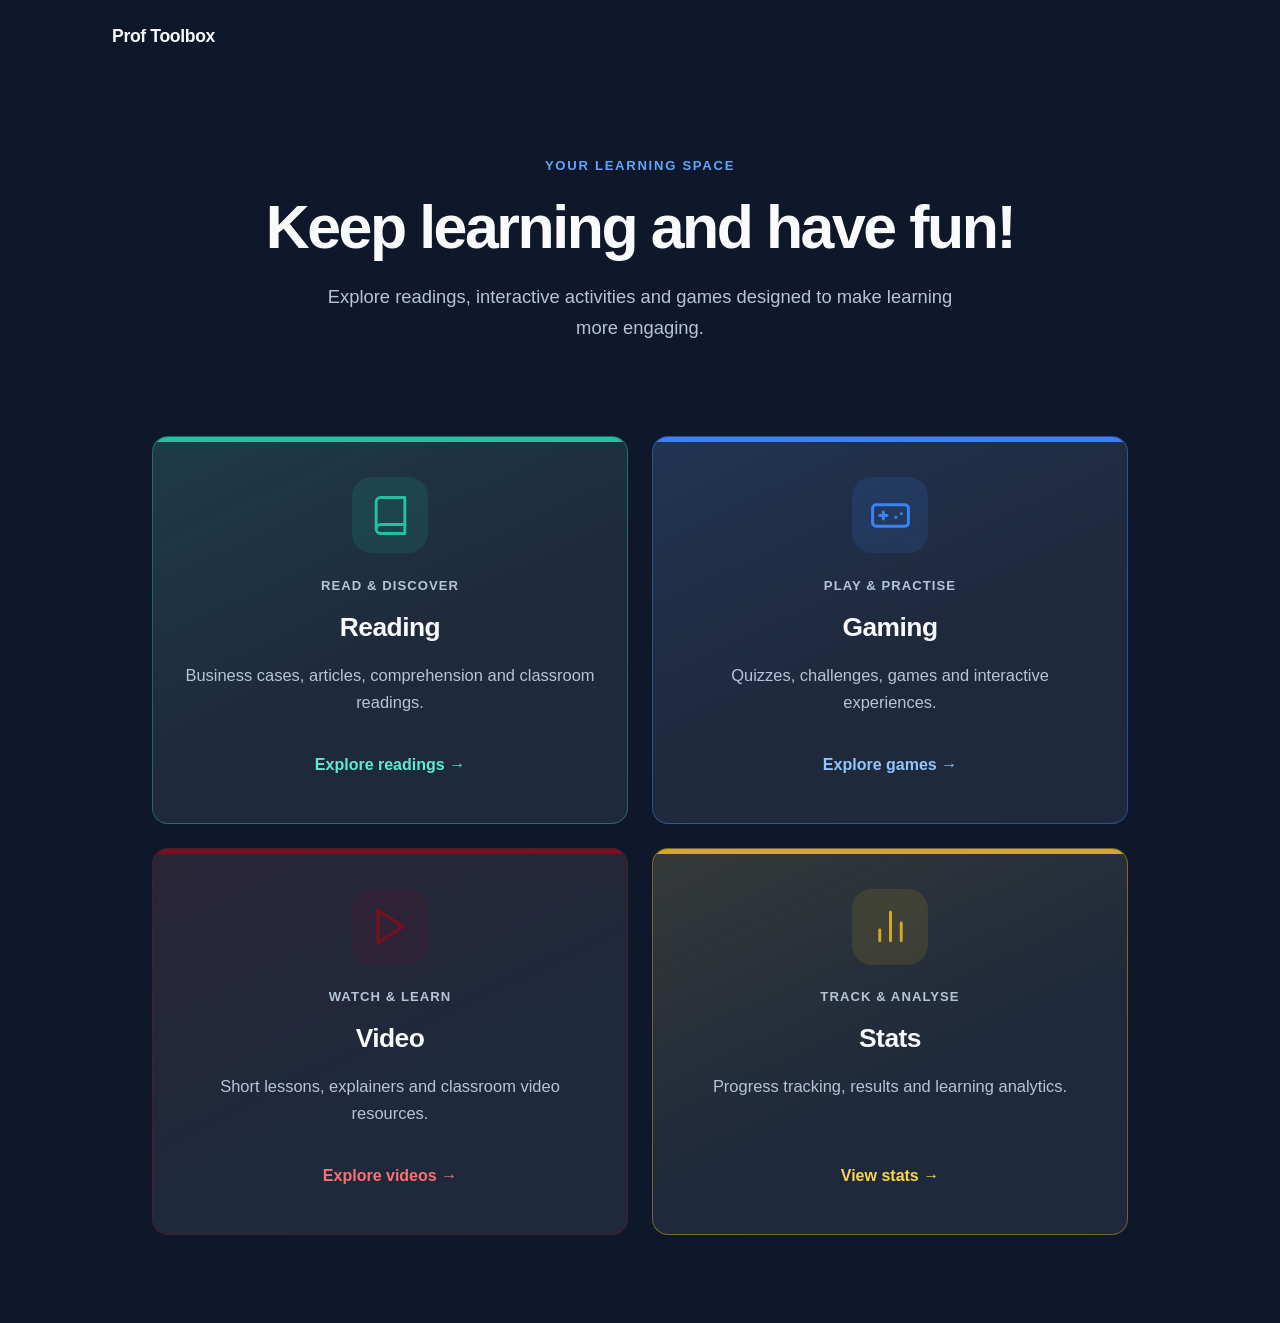
<file: index.html>
<!DOCTYPE html>
<html lang="en">
<head>
<meta charset="UTF-8">
<meta name="viewport" content="width=device-width, initial-scale=1.0">
<meta name="description" content="A bilingual library of reading activities and educational games.">
<meta name="theme-color" content="#0f172a">
<title>Prof Toolbox | Learning Library</title>
<style>
:root {
  --bg-color:#0f172a;
  --surface-color:#1e293b;
  --text-primary:#f8fafc;
  --text-secondary:#b6c4d8;
  --accent-color:#60a5fa;
  --border-color:#3b4b63;

  --reading-accent:#22c1a1;
  --reading-soft:rgba(34,193,161,.12);

  --gaming-accent:#3b82f6;
  --gaming-soft:rgba(59,130,246,.13);

  --video-accent:#7d0e1f;
  --video-soft:rgba(125,14,31,.13);

  --stats-accent:#d2a922;
  --stats-soft:rgba(210,169,34,.13);

  --font-family:-apple-system,BlinkMacSystemFont,"Segoe UI",Roboto,Helvetica,Arial,sans-serif;
}
*{box-sizing:border-box;margin:0;padding:0}
body{min-height:100vh;background:var(--bg-color);color:var(--text-primary);font-family:var(--font-family);font-size:17px;line-height:1.65;-webkit-font-smoothing:antialiased;text-rendering:optimizeLegibility}
a{color:inherit;text-decoration:none}
.site-header{display:flex;align-items:center;justify-content:space-between;width:min(1120px,100%);margin:0 auto;padding:1.35rem 2rem}
.brand{font-size:1.1rem;font-weight:700;letter-spacing:-.02em}
.hero{max-width:850px;margin:0 auto;padding:5.2rem 1.5rem 4rem;text-align:center}
.eyebrow{display:block;margin-bottom:1rem;color:var(--accent-color);font-size:.82rem;font-weight:750;letter-spacing:.13em;text-transform:uppercase}
.hero h1{margin-bottom:1.25rem;font-size:clamp(2.5rem,5.5vw,3.8rem);font-weight:750;letter-spacing:-.04em;line-height:1.12}
.hero p{max-width:650px;margin:0 auto;color:var(--text-secondary);font-size:1.15rem;line-height:1.7}
.categories{width:min(1040px,100%);margin:0 auto;padding:1.8rem 2rem 5.5rem}
.category-grid{display:grid;grid-template-columns:repeat(2,minmax(0,1fr));gap:1.5rem}
.category-card{position:relative;display:flex;min-width:0;flex-direction:column;align-items:center;overflow:hidden;padding:2.5rem 2rem 2.2rem;border:1px solid var(--border-color);border-radius:16px;background:var(--surface-color);text-align:center;transition:transform .2s ease,border-color .2s ease,box-shadow .2s ease}
.category-card:before{position:absolute;top:0;left:0;width:100%;height:5px;content:""}

/* Reading */
.reading-card{border-color:rgba(34,193,161,.42);background:linear-gradient(155deg,var(--reading-soft),transparent 58%),var(--surface-color)}
.reading-card:before{background:var(--reading-accent)}
.reading-card .card-icon{color:var(--reading-accent);background:var(--reading-soft)}
.reading-card .card-link{color:#5eead4}
.reading-card:hover,.reading-card:focus-visible{border-color:var(--reading-accent)}

/* Gaming */
.games-card{border-color:rgba(59,130,246,.45);background:linear-gradient(155deg,var(--gaming-soft),transparent 58%),var(--surface-color)}
.games-card:before{background:var(--gaming-accent)}
.games-card .card-icon{color:var(--gaming-accent);background:var(--gaming-soft)}
.games-card .card-link{color:#93c5fd}
.games-card:hover,.games-card:focus-visible{border-color:var(--gaming-accent)}

/* Video */
.video-card {border-color: rgba(125, 14, 31, 0.45);background: linear-gradient(155deg, var(--video-soft), transparent 58%), var(--surface-color);}
.video-card:before {background: var(--video-accent);}
.video-card .card-icon {color: var(--video-accent);background: var(--video-soft);}
.video-card .card-link {color: #f87171;}
.video-card:hover,.video-card:focus-visible{border-color: var(--video-accent);}

/* Stats */
.stats-card{border-color:rgba(210,169,34,.45);background:linear-gradient(155deg,var(--stats-soft),transparent 58%),var(--surface-color)}
.stats-card:before{background:var(--stats-accent)}
.stats-card .card-icon{color:var(--stats-accent);background:var(--stats-soft)}
.stats-card .card-link{color:#fcd34d}
.stats-card:hover,.stats-card:focus-visible{border-color:var(--stats-accent)}

.category-card:hover,.category-card:focus-visible{transform:translateY(-4px);outline:none;box-shadow:0 14px 32px rgba(0,0,0,.2)}
.card-icon{display:grid;width:76px;height:76px;place-items:center;margin:0 auto 1.35rem;border-radius:20px}
.card-icon svg{display:block;width:43px;height:43px;fill:none;stroke:currentColor;stroke-width:1.65;stroke-linecap:round;stroke-linejoin:round}
.card-label{margin-bottom:.55rem;color:var(--text-secondary);font-size:.82rem;font-weight:750;letter-spacing:.08em;text-transform:uppercase}
.category-card h2{margin-bottom:.8rem;font-size:1.65rem;font-weight:700;letter-spacing:-.02em}
.category-card p{flex-grow:1;margin-bottom:1.7rem;color:var(--text-secondary);font-size:1.03rem;line-height:1.65}
.card-link{display:inline-flex;align-items:center;min-height:44px;font-size:1rem;font-weight:700}

@media(max-width:700px){
  body{font-size:16px}
  .site-header{padding:1.1rem 1.25rem}
  .hero{padding:3.5rem 1.25rem 2.7rem}
  .hero h1{font-size:clamp(2.15rem,9vw,3rem)}
  .hero p{font-size:1.05rem}
  .categories{padding:1rem 1.15rem 3.5rem}
  .category-grid{grid-template-columns:1fr;gap:1.1rem}
  .category-card{padding:2rem 1.4rem 1.8rem}
  .category-card h2{font-size:1.55rem}
  .category-card p{font-size:1rem}
}
@media(max-width:360px){.hero h1{font-size:2rem}.category-card{padding-inline:1.1rem}}
@media(prefers-reduced-motion:reduce){*,*::before,*::after{scroll-behavior:auto!important;transition-duration:.01ms!important}}
</style>
</head>
<body>
<header class="site-header">
  <a class="brand" href="index.html">Prof Toolbox</a>
</header>

<main>
  <section class="hero">
    <span class="eyebrow">YOUR LEARNING SPACE</span>
    <h1>Keep learning and have fun!</h1>
    <p>Explore readings, interactive activities and games designed to make learning more engaging.</p>
  </section>

  <section class="categories" id="categories" aria-label="Learning categories">
    <div class="category-grid">

      <!-- Reading -->
      <a class="category-card reading-card" href="reading/index.html">
        <div class="card-icon" aria-hidden="true">
          <svg viewBox="0 0 24 24">
            <path d="M4 19.5A2.5 2.5 0 0 1 6.5 17H20"></path>
            <path d="M6.5 2H20v20H6.5A2.5 2.5 0 0 1 4 19.5v-15A2.5 2.5 0 0 1 6.5 2z"></path>
          </svg>
        </div>
        <span class="card-label">READ & DISCOVER</span>
        <h2>Reading</h2>
        <p>Business cases, articles, comprehension and classroom readings.</p>
        <span class="card-link">Explore readings →</span>
      </a>

      <!-- Gaming -->
      <a class="category-card games-card" href="games/index.html">
        <div class="card-icon" aria-hidden="true">
          <svg viewBox="0 0 24 24">
            <rect x="2" y="6" width="20" height="12" rx="2"></rect>
            <line x1="6" y1="12" x2="10" y2="12"></line>
            <line x1="8" y1="10" x2="8" y2="14"></line>
            <line x1="15" y1="13" x2="15.01" y2="13"></line>
            <line x1="18" y1="11" x2="18.01" y2="11"></line>
          </svg>
        </div>
        <span class="card-label">PLAY & PRACTISE</span>
        <h2>Gaming</h2>
        <p>Quizzes, challenges, games and interactive experiences.</p>
        <span class="card-link">Explore games →</span>
      </a>

      <!-- Video -->
      <a class="category-card video-card" href="video/index.html">
        <div class="card-icon" aria-hidden="true">
          <svg viewBox="0 0 24 24">
            <polygon points="5 3 19 12 5 21 5 3"></polygon>
          </svg>
        </div>
        <span class="card-label">WATCH & LEARN</span>
        <h2>Video</h2>
        <p>Short lessons, explainers and classroom video resources.</p>
        <span class="card-link">Explore videos →</span>
      </a>

      <!-- Stats -->
      <a class="category-card stats-card" href="stats/index.html">
        <div class="card-icon" aria-hidden="true">
          <svg viewBox="0 0 24 24">
            <line x1="18" y1="20" x2="18" y2="10"></line>
            <line x1="12" y1="20" x2="12" y2="4"></line>
            <line x1="6" y1="20" x2="6" y2="14"></line>
          </svg>
        </div>
        <span class="card-label">TRACK & ANALYSE</span>
        <h2>Stats</h2>
        <p>Progress tracking, results and learning analytics.</p>
        <span class="card-link">View stats →</span>
      </a>

    </div>
  </section>
</main>
</body>
</html>
</file>
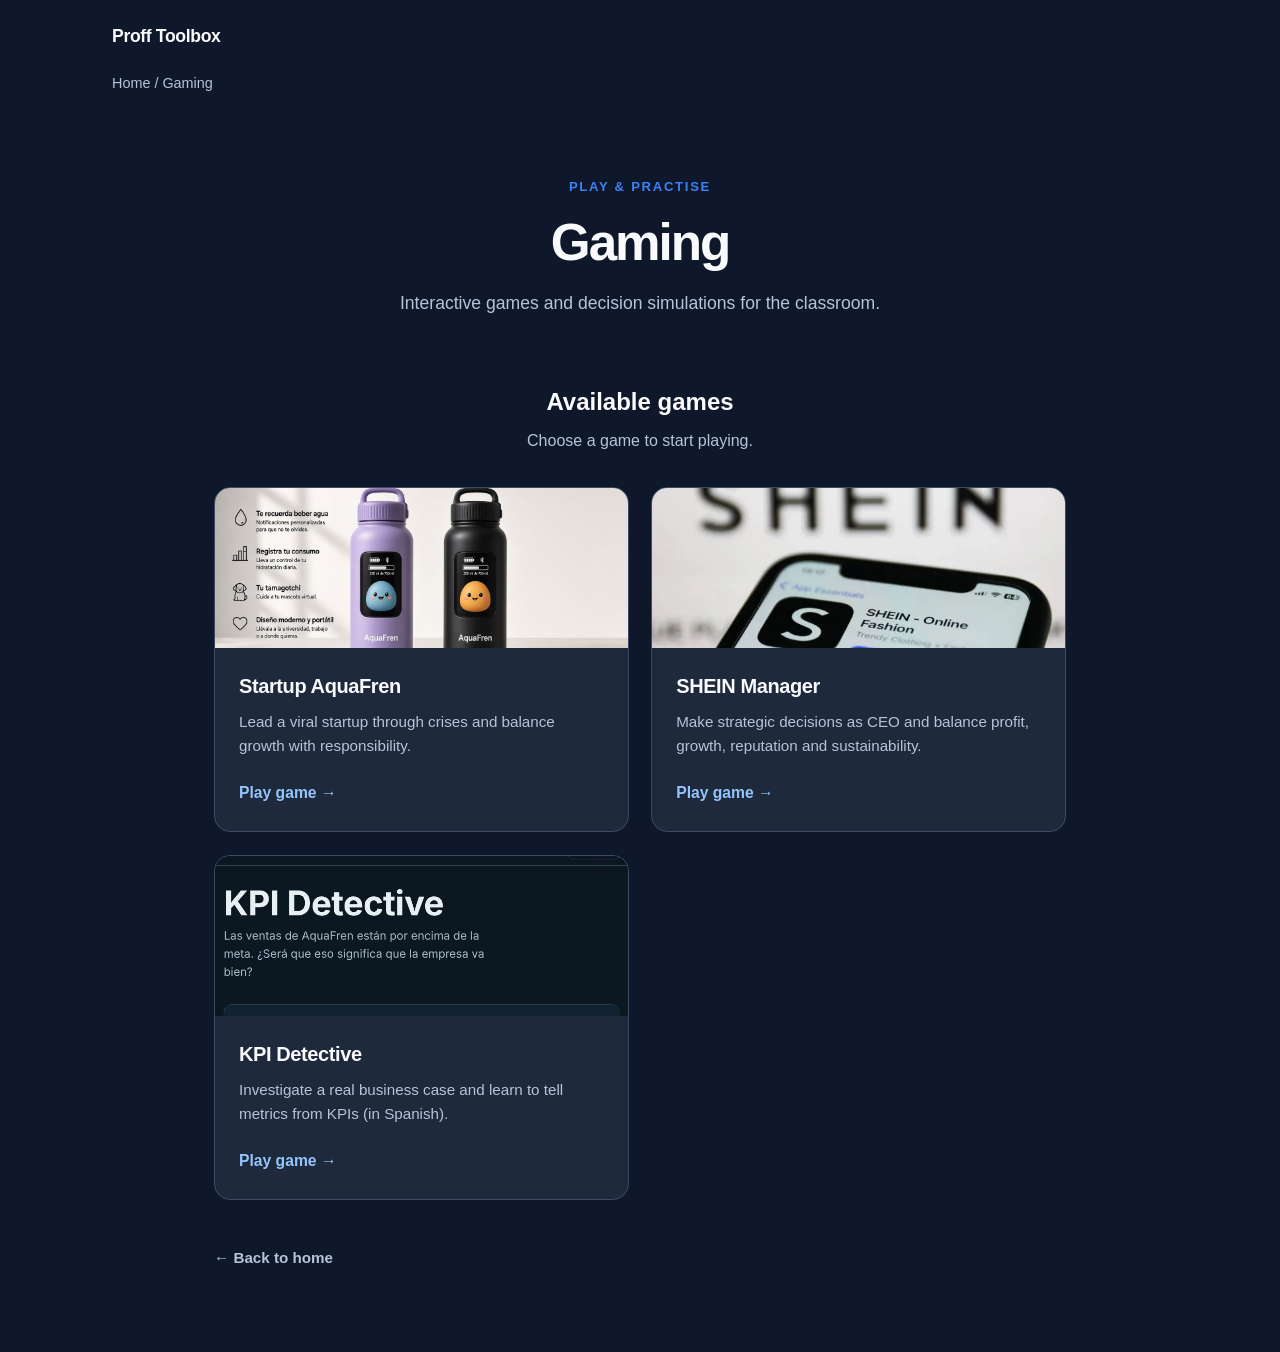
<file: games/index.html>
<!DOCTYPE html>
<html lang="en">
<head>
  <meta charset="UTF-8">
  <meta name="viewport" content="width=device-width, initial-scale=1.0">
  <meta name="theme-color" content="#0f172a">
  <title>Gaming | Prof Toolbox</title>
  <style>
    :root {
      --bg-color: #0f172a;
      --surface-color: #1e293b;
      --text-primary: #f8fafc;
      --text-secondary: #b6c4d8;
      --accent-color: #60a5fa;
      --border-color: #3b4b63;
      --gaming-accent: #3b82f6;
      --gaming-soft: rgba(59, 130, 246, 0.13);
      --font-family: -apple-system, BlinkMacSystemFont, "Segoe UI", Roboto, Helvetica, Arial, sans-serif;
    }

    * { box-sizing: border-box; margin: 0; padding: 0; }

    body {
      min-height: 100vh;
      background: var(--bg-color);
      color: var(--text-primary);
      font-family: var(--font-family);
      font-size: 17px;
      line-height: 1.65;
      -webkit-font-smoothing: antialiased;
    }

    a { color: inherit; text-decoration: none; }

    .site-header {
      display: flex;
      align-items: center;
      justify-content: space-between;
      width: min(1120px, 100%);
      margin: 0 auto;
      padding: 1.35rem 2rem;
    }

    .brand {
      font-size: 1.1rem;
      font-weight: 700;
      letter-spacing: -0.02em;
    }

    .breadcrumb {
      width: min(1120px, 100%);
      margin: 0 auto;
      padding: 0 2rem 1.5rem;
      color: var(--text-secondary);
      font-size: 0.9rem;
    }

    .breadcrumb a:hover { color: var(--accent-color); }

    .page-hero {
      max-width: 850px;
      margin: 0 auto;
      padding: 3.5rem 1.5rem 3rem;
      text-align: center;
    }

    .eyebrow {
      display: block;
      margin-bottom: 1rem;
      color: var(--gaming-accent);
      font-size: 0.82rem;
      font-weight: 750;
      letter-spacing: 0.13em;
      text-transform: uppercase;
    }

    .page-hero h1 {
      margin-bottom: 1rem;
      font-size: clamp(2.2rem, 5vw, 3.2rem);
      font-weight: 750;
      letter-spacing: -0.04em;
      line-height: 1.15;
    }

    .page-hero p {
      max-width: 580px;
      margin: 0 auto;
      color: var(--text-secondary);
      font-size: 1.1rem;
      line-height: 1.7;
    }

    .section {
      width: min(900px, 100%);
      margin: 0 auto;
      padding: 1rem 1.5rem 5rem;
    }

    .section-heading {
      margin-bottom: 2rem;
      text-align: center;
    }

    .section-heading h2 {
      margin-bottom: 0.4rem;
      font-size: 1.5rem;
      font-weight: 700;
    }

    .section-heading p {
      color: var(--text-secondary);
      font-size: 1rem;
    }

    .game-grid {
      display: grid;
      grid-template-columns: repeat(2, 1fr);
      gap: 1.4rem;
    }

    .game-card {
      display: flex;
      flex-direction: column;
      background: var(--surface-color);
      border: 1px solid var(--border-color);
      border-radius: 16px;
      overflow: hidden;
      transition: transform 0.2s ease, border-color 0.2s ease, box-shadow 0.2s ease;
    }

    .game-card:hover {
      transform: translateY(-4px);
      border-color: var(--gaming-accent);
      box-shadow: 0 12px 28px rgba(0, 0, 0, 0.25);
    }

    /* Image area – replace the background color with an image later */
    .game-image {
      height: 160px;
      background: linear-gradient(135deg, #1e3a5f, #0f766e);
      display: flex;
      align-items: center;
      justify-content: center;
      color: rgba(255, 255, 255, 0.7);
      font-size: 0.85rem;
      font-weight: 600;
      letter-spacing: 0.05em;
    }

    /* Second card different gradient so they look distinct */
    .game-card:nth-child(2) .game-image {
      background: linear-gradient(135deg, #4c1d95, #be185d);
    }

    .game-card:nth-child(3) .game-image {
      background: linear-gradient(135deg, #0b1721, #3f6fe8);
    }

    .game-body {
      padding: 1.4rem 1.5rem 1.6rem;
      display: flex;
      flex-direction: column;
      flex-grow: 1;
    }

    .game-title {
      font-size: 1.25rem;
      font-weight: 700;
      margin-bottom: 0.45rem;
      letter-spacing: -0.02em;
    }

    .game-desc {
      color: var(--text-secondary);
      font-size: 0.95rem;
      line-height: 1.55;
      margin-bottom: 1.4rem;
      flex-grow: 1;
    }

    .game-link {
      display: inline-flex;
      align-items: center;
      color: #93c5fd;
      font-weight: 700;
      font-size: 0.98rem;
    }

    .back-link {
      display: inline-block;
      margin-top: 2.8rem;
      color: var(--text-secondary);
      font-size: 0.95rem;
      font-weight: 600;
    }

    .back-link:hover { color: var(--accent-color); }

    @media (max-width: 700px) {
      body { font-size: 16px; }
      .site-header { padding: 1.1rem 1.25rem; }
      .breadcrumb { padding: 0 1.25rem 1.2rem; }
      .page-hero { padding: 2.5rem 1.25rem 2rem; }
      .page-hero h1 { font-size: clamp(1.9rem, 8vw, 2.6rem); }
      .section { padding: 0.5rem 1.15rem 4rem; }
      .game-grid { grid-template-columns: 1fr; gap: 1.1rem; }
      .game-image { height: 140px; }
    }

    @media (prefers-reduced-motion: reduce) {
      *, *::before, *::after { transition-duration: 0.01ms !important; }
    }
  </style>
</head>
<body>
  <header class="site-header">
    <a class="brand" href="../index.html">Proff Toolbox</a>
  </header>

  <div class="breadcrumb">
    <a href="../index.html">Home</a> / Gaming
  </div>

  <main>
    <section class="page-hero">
      <span class="eyebrow">PLAY & PRACTISE</span>
      <h1>Gaming</h1>
      <p>Interactive games and decision simulations for the classroom.</p>
    </section>

    <section class="section">
      <div class="section-heading">
        <h2>Available games</h2>
        <p>Choose a game to start playing.</p>
      </div>

      <div class="game-grid">

        <!-- ========== CARD 1 ========== -->
        <a class="game-card" href="./Startup_AquaFren.html">
          <!--
            HOW TO ADD AN IMAGE LATER:
            1. Put the image file in the same folder (example: aquafren.jpg)
            2. Replace the whole <div class="game-image">...</div> with:
               <div class="game-image" style="background-image:url('aquafren.jpg'); background-size:cover; background-position:center;"></div>
          -->
          <div class="game-image" style="background-image:url('assets/aquafren.jpg'); background-size:cover; background-position:center;"></div>
          <div class="game-body">
            <div class="game-title">Startup AquaFren</div>
            <div class="game-desc">Lead a viral startup through crises and balance growth with responsibility.</div>
            <span class="game-link">Play game →</span>
          </div>
        </a>

        <!-- ========== CARD 2 ========== -->
        <a class="game-card" href="./SHEIN_Actividad.html">
          <!--
            HOW TO ADD AN IMAGE LATER:
            1. Put the image file in the same folder (example: shein.jpg)
            2. Replace the whole <div class="game-image">...</div> with:
               <div class="game-image" style="background-image:url('shein.jpg'); background-size:cover; background-position:center;"></div>
          -->
          <div class="game-image" style="background-image:url('assets/shein.jpg'); background-size:cover; background-position:center;"></div>
          <div class="game-body">
            <div class="game-title">SHEIN Manager</div>
            <div class="game-desc">Make strategic decisions as CEO and balance profit, growth, reputation and sustainability.</div>
            <span class="game-link">Play game →</span>
          </div>
        </a>


        <!-- ========== CARD 3 ========== -->
        <a class="game-card" href="./kpi-detective/index.html">
          <div class="game-image" style="background-image:url('assets/kpi-detective.jpg'); background-size:cover; background-position:center;"></div>
          <div class="game-body">
            <div class="game-title">KPI Detective</div>
            <div class="game-desc">Investigate a real business case and learn to tell metrics from KPIs (in Spanish).</div>
            <span class="game-link">Play game →</span>
          </div>
        </a>

      </div>

      <a class="back-link" href="../index.html">← Back to home</a>
    </section>
  </main>
</body>
</html>
</file>
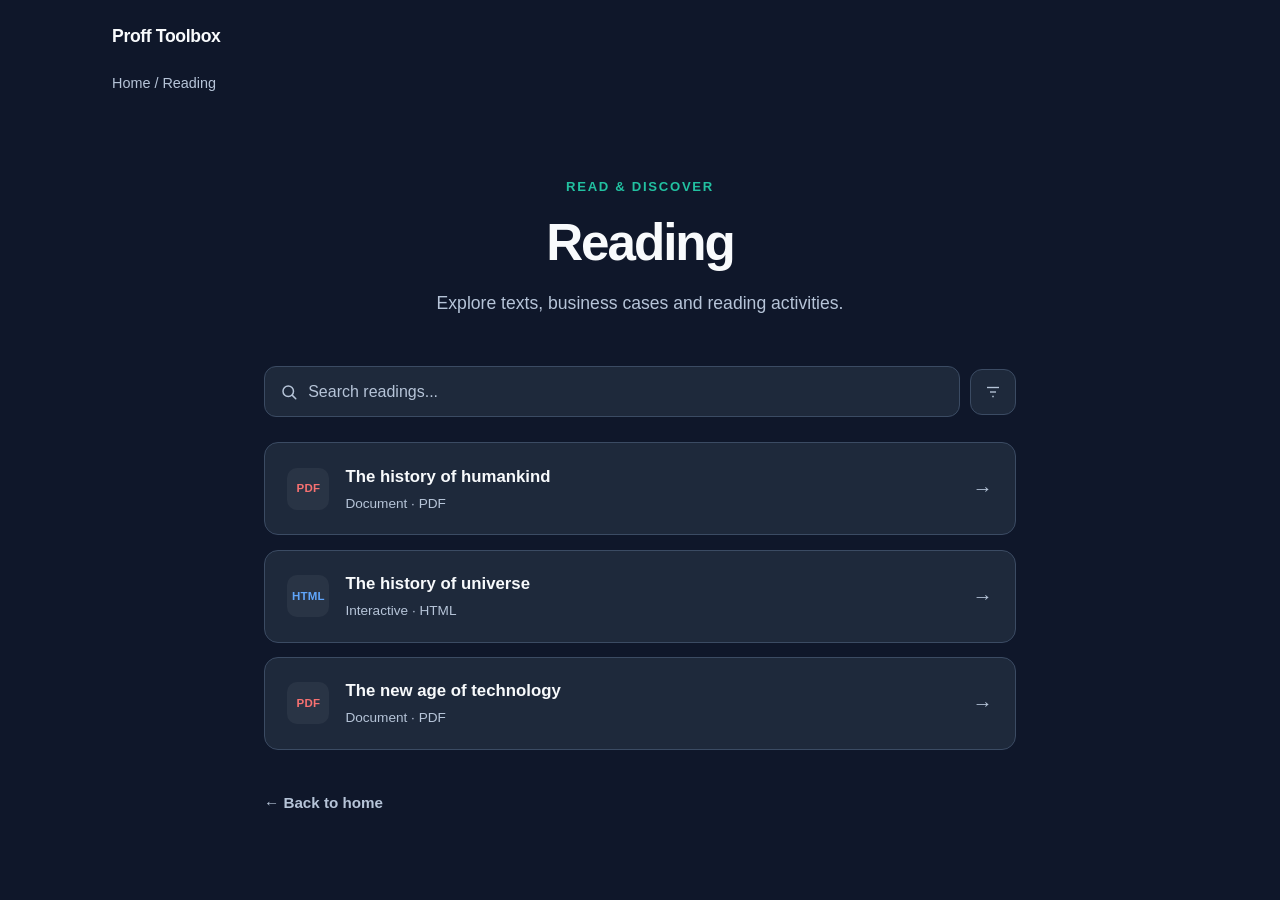
<file: reading/index.html>
<!DOCTYPE html>
<html lang="en">
<head>
  <meta charset="UTF-8">
  <meta name="viewport" content="width=device-width, initial-scale=1.0">
  <meta name="theme-color" content="#0f172a">
  <title>Reading | Prof Toolbox</title>
  <style>
    :root {
      --bg-color: #0f172a;
      --surface-color: #1e293b;
      --text-primary: #f8fafc;
      --text-secondary: #b6c4d8;
      --accent-color: #60a5fa;
      --border-color: #3b4b63;
      --reading-accent: #22c1a1;
      --reading-soft: rgba(34, 193, 161, 0.12);
      --font-family: -apple-system, BlinkMacSystemFont, "Segoe UI", Roboto, Helvetica, Arial, sans-serif;
    }

    * { box-sizing: border-box; margin: 0; padding: 0; }

    body {
      min-height: 100vh;
      background: var(--bg-color);
      color: var(--text-primary);
      font-family: var(--font-family);
      font-size: 17px;
      line-height: 1.65;
      -webkit-font-smoothing: antialiased;
    }

    a { color: inherit; text-decoration: none; }

    .site-header {
      display: flex;
      align-items: center;
      justify-content: space-between;
      width: min(1120px, 100%);
      margin: 0 auto;
      padding: 1.35rem 2rem;
    }

    .brand {
      font-size: 1.1rem;
      font-weight: 700;
      letter-spacing: -0.02em;
    }

    .breadcrumb {
      width: min(1120px, 100%);
      margin: 0 auto;
      padding: 0 2rem 1.5rem;
      color: var(--text-secondary);
      font-size: 0.9rem;
    }

    .breadcrumb a:hover { color: var(--accent-color); }

    .page-hero {
      max-width: 850px;
      margin: 0 auto;
      padding: 3.5rem 1.5rem 2.5rem;
      text-align: center;
    }

    .eyebrow {
      display: block;
      margin-bottom: 1rem;
      color: var(--reading-accent);
      font-size: 0.82rem;
      font-weight: 750;
      letter-spacing: 0.13em;
      text-transform: uppercase;
    }

    .page-hero h1 {
      margin-bottom: 1rem;
      font-size: clamp(2.2rem, 5vw, 3.2rem);
      font-weight: 750;
      letter-spacing: -0.04em;
      line-height: 1.15;
    }

    .page-hero p {
      max-width: 580px;
      margin: 0 auto;
      color: var(--text-secondary);
      font-size: 1.1rem;
      line-height: 1.7;
    }

    .section {
      width: min(800px, 100%);
      margin: 0 auto;
      padding: 0.5rem 1.5rem 5rem;
    }

    /* ===== Search + Filter bar ===== */
    .filter-bar {
      position: relative;
      margin-bottom: 1.6rem;
      display: flex;
      align-items: center;
      gap: 0.6rem;
    }

    .search-wrap {
      position: relative;
      flex: 1;
    }

    .search-wrap svg {
      position: absolute;
      left: 1rem;
      top: 50%;
      transform: translateY(-50%);
      width: 18px;
      height: 18px;
      stroke: var(--text-secondary);
      pointer-events: none;
    }

    .filter-bar input {
      width: 100%;
      padding: 0.95rem 1.1rem 0.95rem 2.7rem;
      background: var(--surface-color);
      border: 1px solid var(--border-color);
      border-radius: 12px;
      color: var(--text-primary);
      font-size: 1rem;
      font-family: inherit;
      outline: none;
      transition: border-color 0.2s ease;
    }

    .filter-bar input:focus {
      border-color: var(--reading-accent);
    }

    .filter-bar input::placeholder {
      color: var(--text-secondary);
    }

    /* Filter button */
    .filter-btn {
      flex-shrink: 0;
      width: 46px;
      height: 46px;
      display: grid;
      place-items: center;
      background: var(--surface-color);
      border: 1px solid var(--border-color);
      border-radius: 12px;
      color: var(--text-secondary);
      cursor: pointer;
      transition: border-color 0.2s, color 0.2s;
    }

    .filter-btn:hover,
    .filter-btn.active {
      border-color: var(--reading-accent);
      color: var(--reading-accent);
    }

    .filter-btn svg {
      width: 18px;
      height: 18px;
      stroke: currentColor;
      fill: none;
      stroke-width: 1.8;
    }

    /* Filter dropdown */
    .filter-menu {
      display: none;
      position: absolute;
      top: calc(100% + 6px);
      right: 0;
      min-width: 180px;
      background: var(--surface-color);
      border: 1px solid var(--border-color);
      border-radius: 12px;
      padding: 0.4rem;
      z-index: 20;
      box-shadow: 0 10px 28px rgba(0,0,0,0.35);
    }

    .filter-menu.open {
      display: block;
    }

    .filter-menu button {
      display: block;
      width: 100%;
      text-align: left;
      padding: 0.7rem 0.9rem;
      background: transparent;
      border: none;
      border-radius: 8px;
      color: var(--text-primary);
      font-size: 0.95rem;
      font-family: inherit;
      cursor: pointer;
    }

    .filter-menu button:hover {
      background: rgba(255,255,255,0.06);
    }

    .filter-menu button.active {
      color: var(--reading-accent);
      font-weight: 600;
    }

    /* ===== Reading list ===== */
    .reading-list {
      display: flex;
      flex-direction: column;
      gap: 0.9rem;
    }

    .reading-item {
      display: flex;
      align-items: center;
      justify-content: space-between;
      padding: 1.2rem 1.4rem;
      background: var(--surface-color);
      border: 1px solid var(--border-color);
      border-radius: 14px;
      transition: transform 0.2s ease, border-color 0.2s ease, box-shadow 0.2s ease;
    }

    .reading-item:hover {
      transform: translateY(-2px);
      border-color: var(--reading-accent);
      box-shadow: 0 8px 24px rgba(0,0,0,0.25);
    }

    .reading-info {
      display: flex;
      align-items: center;
      gap: 1rem;
    }

    .file-icon {
      display: flex;
      align-items: center;
      justify-content: center;
      width: 42px;
      height: 42px;
      border-radius: 10px;
      background: rgba(255,255,255,0.05);
      font-size: 0.72rem;
      font-weight: 700;
      letter-spacing: 0.02em;
    }

    .file-icon.pdf { color: #f87171; }
    .file-icon.html { color: #60a5fa; }

    .reading-title {
      font-weight: 600;
      font-size: 1.05rem;
    }

    .reading-type {
      margin-top: 0.15rem;
      font-size: 0.85rem;
      color: var(--text-secondary);
    }

    .open-arrow {
      color: var(--text-secondary);
      font-size: 1.25rem;
      transition: color 0.2s ease;
    }

    .reading-item:hover .open-arrow {
      color: var(--reading-accent);
    }

    .back-link {
      display: inline-block;
      margin-top: 2.5rem;
      color: var(--text-secondary);
      font-size: 0.95rem;
      font-weight: 600;
    }

    .back-link:hover { color: var(--accent-color); }

    @media (max-width: 700px) {
      body { font-size: 16px; }
      .site-header { padding: 1.1rem 1.25rem; }
      .breadcrumb { padding: 0 1.25rem 1.2rem; }
      .page-hero { padding: 2.5rem 1.25rem 2rem; }
      .page-hero h1 { font-size: clamp(1.9rem, 8vw, 2.6rem); }
      .section { padding: 0.5rem 1.15rem 4rem; }
      .reading-item { padding: 1.1rem 1.2rem; }
    }

    @media (prefers-reduced-motion: reduce) {
      *, *::before, *::after { transition-duration: 0.01ms !important; }
    }
  </style>
</head>
<body>
  <header class="site-header">
    <a class="brand" href="../index.html">Proff Toolbox</a>
  </header>

  <div class="breadcrumb">
    <a href="../index.html">Home</a> / Reading
  </div>

  <main>
    <section class="page-hero">
      <span class="eyebrow">READ & DISCOVER</span>
      <h1>Reading</h1>
      <p>Explore texts, business cases and reading activities.</p>
    </section>

    <section class="section">
      <!-- Search + Filter -->
      <div class="filter-bar">
        <div class="search-wrap">
          <!-- Magnifying glass icon -->
          <svg viewBox="0 0 24 24" fill="none" stroke-width="2" stroke-linecap="round" stroke-linejoin="round">
            <circle cx="11" cy="11" r="7"></circle>
            <line x1="16.5" y1="16.5" x2="21" y2="21"></line>
          </svg>
          <input
            type="text"
            id="searchInput"
            placeholder="Search readings..."
            aria-label="Search readings"
          >
        </div>

        <!-- Filter button -->
        <button class="filter-btn" id="filterBtn" aria-label="Filter options" title="Filter">
          <svg viewBox="0 0 24 24">
            <line x1="4" y1="6" x2="20" y2="6"></line>
            <line x1="8" y1="12" x2="16" y2="12"></line>
            <line x1="11" y1="18" x2="13" y2="18"></line>
          </svg>
        </button>

        <!-- Filter menu -->
        <div class="filter-menu" id="filterMenu">
          <button data-filter="all" class="active">All files</button>
          <button data-filter="pdf">PDF only</button>
          <button data-filter="html">HTML only</button>
          <button data-filter="az">Sort A–Z</button>
        </div>
      </div>

      <!-- Reading list -->
      <div class="reading-list" id="readingList">
        <a href="./PDF/The history of humankind.pdf" target="_blank" rel="noopener" class="reading-item" data-type="pdf">
          <div class="reading-info">
            <div class="file-icon pdf">PDF</div>
            <div>
              <div class="reading-title">The history of humankind</div>
              <div class="reading-type">Document · PDF</div>
            </div>
          </div>
          <div class="open-arrow">→</div>
        </a>

        <a href="./HTML/The history of universe.html" target="_blank" rel="noopener" class="reading-item" data-type="html">
          <div class="reading-info">
            <div class="file-icon html">HTML</div>
            <div>
              <div class="reading-title">The history of universe</div>
              <div class="reading-type">Interactive · HTML</div>
            </div>
          </div>
          <div class="open-arrow">→</div>
        </a>

        <a href="./PDF/The new age of technology.pdf" target="_blank" rel="noopener" class="reading-item" data-type="pdf">
          <div class="reading-info">
            <div class="file-icon pdf">PDF</div>
            <div>
              <div class="reading-title">The new age of technology</div>
              <div class="reading-type">Document · PDF</div>
            </div>
          </div>
          <div class="open-arrow">→</div>
        </a>
      </div>

      <a class="back-link" href="../index.html">← Back to home</a>
    </section>
  </main>

  <script>
    document.addEventListener('DOMContentLoaded', () => {
      const searchInput = document.getElementById('searchInput');
      const filterBtn = document.getElementById('filterBtn');
      const filterMenu = document.getElementById('filterMenu');
      const list = document.getElementById('readingList');
      let currentFilter = 'all';
      let sortAZ = false;

      // Toggle filter menu
      filterBtn.addEventListener('click', (e) => {
        e.stopPropagation();
        filterMenu.classList.toggle('open');
        filterBtn.classList.toggle('active');
      });

      // Close menu when clicking outside
      document.addEventListener('click', () => {
        filterMenu.classList.remove('open');
        filterBtn.classList.remove('active');
      });

      filterMenu.addEventListener('click', (e) => e.stopPropagation());

      // Filter buttons
      filterMenu.querySelectorAll('button').forEach(btn => {
        btn.addEventListener('click', () => {
          const value = btn.dataset.filter;

          // Update active state
          filterMenu.querySelectorAll('button').forEach(b => b.classList.remove('active'));
          btn.classList.add('active');

          if (value === 'az') {
            sortAZ = true;
          } else {
            currentFilter = value;
            sortAZ = false;
          }

          applyFilters();
          filterMenu.classList.remove('open');
          filterBtn.classList.remove('active');
        });
      });

      // Search
      searchInput.addEventListener('input', applyFilters);

      function applyFilters() {
        const query = searchInput.value.toLowerCase().trim();
        const items = Array.from(list.querySelectorAll('.reading-item'));

        // Filter
        items.forEach(item => {
          const title = item.querySelector('.reading-title').textContent.toLowerCase();
          const type = item.dataset.type;
          const matchesSearch = title.includes(query);
          const matchesType = currentFilter === 'all' || type === currentFilter;
          item.style.display = (matchesSearch && matchesType) ? 'flex' : 'none';
        });

        // Sort A-Z if requested
        if (sortAZ) {
          items.sort((a, b) => {
            const ta = a.querySelector('.reading-title').textContent.toLowerCase();
            const tb = b.querySelector('.reading-title').textContent.toLowerCase();
            return ta.localeCompare(tb);
          });
          items.forEach(item => list.appendChild(item));
        }
      }
    });
  </script>
</body>
</html>
</file>
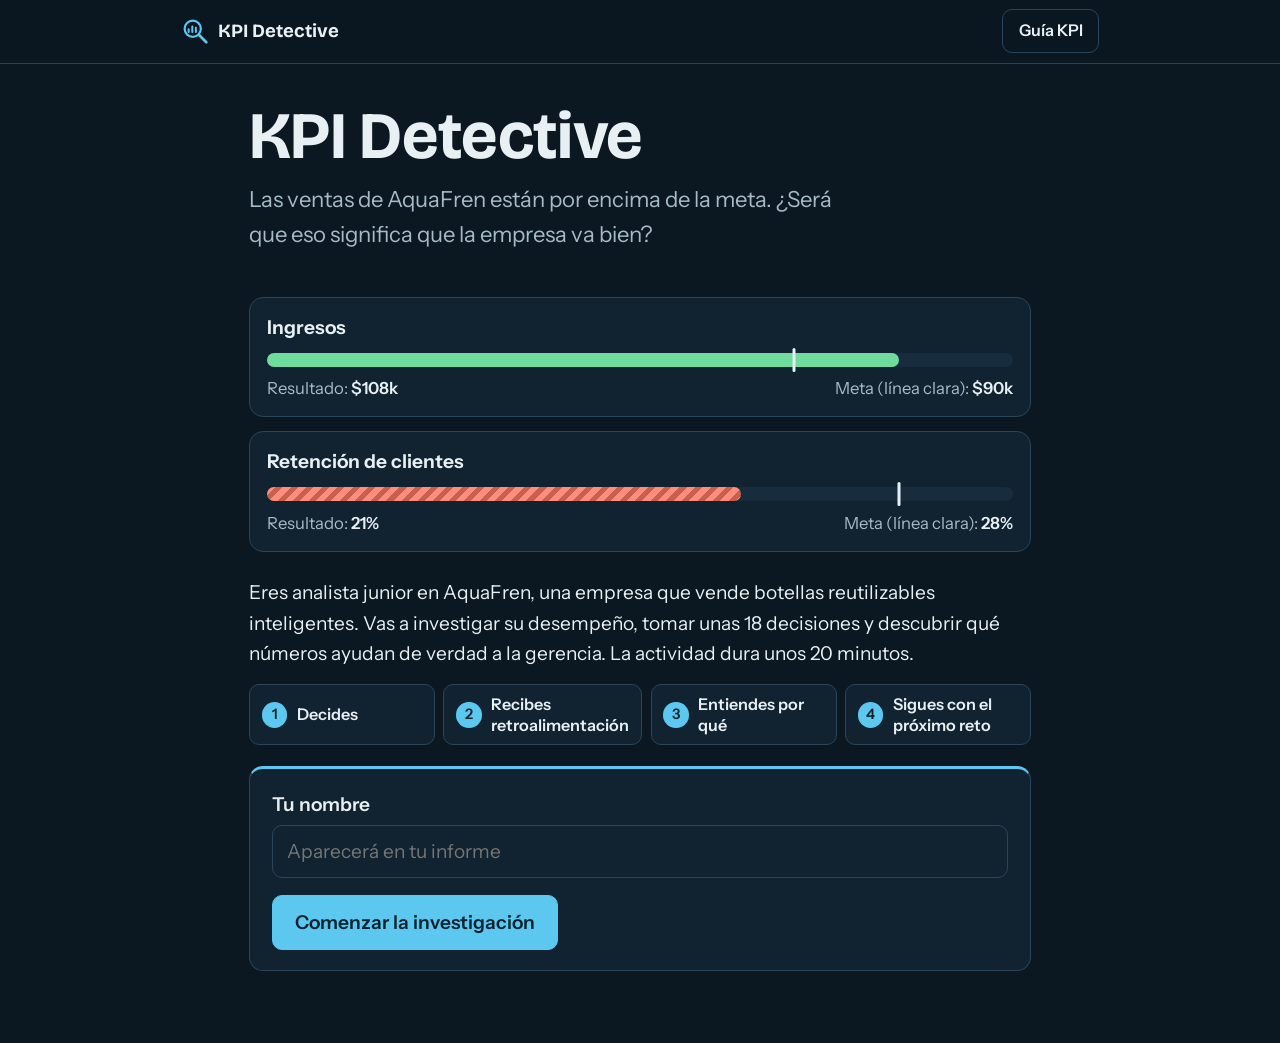
<file: games/kpi-detective/index.html>
<!DOCTYPE html>
<html lang="es">
<head>
  <meta charset="utf-8">
  <meta name="viewport" content="width=device-width, initial-scale=1, viewport-fit=cover">
  <meta name="color-scheme" content="dark">
  <meta name="theme-color" content="#0b1721">
  <title>KPI Detective</title>
  <link rel="preconnect" href="https://fonts.googleapis.com">
  <link rel="preconnect" href="https://fonts.gstatic.com" crossorigin>
  <link href="https://fonts.googleapis.com/css2?family=Bricolage+Grotesque:opsz,wght@12..96,600;12..96,700&family=Instrument+Sans:wght@400;500;600;700&display=swap" rel="stylesheet">
  <link rel="stylesheet" href="css/style.css">
</head>
<body>
  <a class="skip" href="#app">Saltar al contenido</a>

  <header class="topbar" id="topbar">
    <div class="topbar-row">
      <div class="brand" aria-label="KPI Detective">
        <svg class="brand-mark" viewBox="0 0 32 32" aria-hidden="true" focusable="false">
          <circle cx="13" cy="13" r="9" fill="none" stroke="currentColor" stroke-width="2.4"/>
          <path d="M20 20l8 8" stroke="currentColor" stroke-width="3" stroke-linecap="round"/>
          <path d="M8.5 16.5v-3M12.5 16.5v-6M16.5 16.5v-4.5" stroke="currentColor" stroke-width="2.2" stroke-linecap="round"/>
        </svg>
        <span class="brand-name">KPI Detective</span>
      </div>
      <div class="status" id="status" hidden>
        <span class="status-stage" id="statusStage"></span>
        <span class="status-score">Ideas <strong id="statusScore">0</strong> de <span id="statusTotal">0</span></span>
      </div>
      <button type="button" class="btn ghost small" id="guideBtn">Guía KPI</button>
    </div>
    <div class="progress" id="progress" role="progressbar" aria-label="Progreso del juego" aria-valuemin="0" aria-valuemax="100" aria-valuenow="0" hidden>
      <div class="progress-fill" id="progressFill"></div>
    </div>
  </header>

  <main id="app" class="app" tabindex="-1"></main>

  <dialog id="guideDialog" class="dialog" aria-labelledby="guideTitle"></dialog>
  <dialog id="cardDialog" class="dialog" aria-labelledby="cardTitle"></dialog>

  <noscript><p class="noscript">Este juego necesita JavaScript para funcionar. Actívalo en tu navegador e inténtalo de nuevo.</p></noscript>

  <script src="js/data.js"></script>
  <script src="js/game.js"></script>
  <script src="js/vendor/pdf-lib.min.js"></script>
  <script src="js/report.js"></script>
  <script src="js/ui.js"></script>
</body>
</html>
</file>
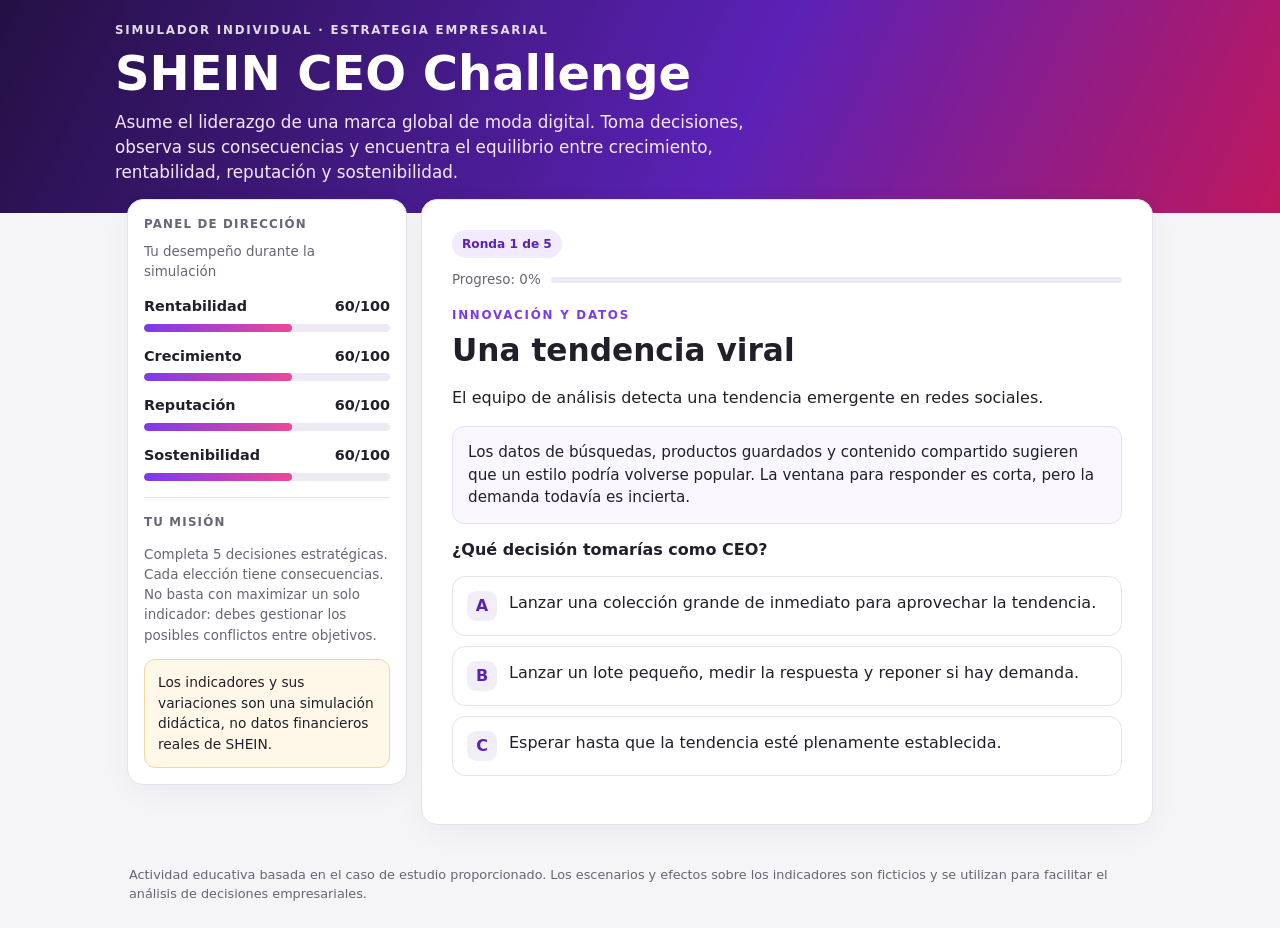
<file: games/SHEIN_Actividad.html>
<!DOCTYPE html>
<html lang="es">
<head>
<meta charset="UTF-8">
<meta name="viewport" content="width=device-width, initial-scale=1.0, viewport-fit=cover">
<meta name="theme-color" content="#241044">
<title>SHEIN CEO Challenge | Simulador de decisiones</title>
<style>
  :root {
    --ink: #20202a; --muted: #666676; --paper: #fff; --bg: #f5f4f7;
    --accent: #7c3aed; --accent2: #ec4899; --line: #e6e2eb;
    --good: #16794b; --warn: #a65a00; --bad: #b42335;
    --safe-bottom: env(safe-area-inset-bottom, 0px);
  }
  * { box-sizing: border-box; -webkit-tap-highlight-color: transparent; }
  html { -webkit-text-size-adjust: 100%; }
  body { margin: 0; font-family: Inter, ui-sans-serif, system-ui, -apple-system, "Segoe UI", sans-serif; color: var(--ink); background: var(--bg); line-height: 1.5; }
  button, input { font: inherit; }
  button {
    touch-action: manipulation;
    -webkit-user-select: none;
    user-select: none;
    -webkit-appearance: none;
    appearance: none;
  }

  .topbar { background: linear-gradient(115deg, #241044, #5b21b6 58%, #be185d); color: white; padding: 22px 16px 28px; }
  .top-inner { max-width: 1050px; margin: auto; }
  .eyebrow { text-transform: uppercase; letter-spacing: .15em; font-size: .74rem; font-weight: 800; opacity: .85; }
  h1 { font-size: clamp(1.7rem, 4.5vw, 3rem); line-height: 1.08; margin: 8px 0; }
  .topbar p { max-width: 700px; margin: 10px 0 0; color: #f3e8ff; font-size: clamp(.92rem, 2.5vw, 1.05rem); }

  main { max-width: 1050px; margin: -14px auto 40px; padding: 0 12px; position: relative; }
  .layout { display: grid; grid-template-columns: 280px minmax(0, 1fr); gap: 14px; align-items: start; }
  .card { background: var(--paper); border: 1px solid var(--line); border-radius: 16px; box-shadow: 0 8px 28px #27123b0a; }
  .sidebar { padding: 16px; }
  .section-label { font-size: .74rem; text-transform: uppercase; letter-spacing: .1em; color: var(--muted); font-weight: 800; margin-bottom: 8px; }
  .metric { margin: 14px 0; }
  .metric-head { display: flex; justify-content: space-between; gap: 10px; font-size: .9rem; font-weight: 700; margin-bottom: 6px; }
  .track { height: 8px; background: #eeeaf3; border-radius: 99px; overflow: hidden; }
  .fill { height: 100%; width: 60%; border-radius: 99px; background: linear-gradient(90deg, var(--accent), var(--accent2)); transition: width .35s ease; }
  .small { font-size: .84rem; color: var(--muted); }
  .pill { display: inline-flex; padding: 5px 10px; border-radius: 999px; background: #f2eaff; color: #5b21b6; font-weight: 800; font-size: .76rem; }

  .content { padding: clamp(16px, 3.5vw, 30px); min-height: auto; }
  .content h2 { margin: 8px 0 10px; font-size: clamp(1.25rem, 3.2vw, 1.95rem); line-height: 1.2; }
  .scenario { background: #faf7ff; border: 1px solid #eadcff; border-radius: 12px; padding: 14px 15px; margin: 14px 0; font-size: .95rem; }

  /* Choices — mobile-first touch targets */
  .choices { display: grid; gap: 10px; margin: 14px 0; }
  .choice {
    text-align: left;
    background: white;
    border: 1.5px solid var(--line);
    padding: 14px 14px;
    border-radius: 13px;
    cursor: pointer;
    transition: border-color .15s, background .15s, transform .12s;
    display: flex;
    gap: 12px;
    align-items: flex-start;
    color: var(--ink);
    width: 100%;
    min-height: 52px;
    margin: 0;
  }
  .choice:active:not(:disabled) { transform: scale(.985); background: #faf7ff; }
  .choice:hover:not(:disabled),
  .choice:focus-visible:not(:disabled) { border-color: var(--accent); outline: none; }
  .choice:focus-visible, .primary:focus-visible, .secondary:focus-visible { outline: 3px solid #c4b5fd; outline-offset: 2px; }
  .letter {
    flex: 0 0 30px;
    width: 30px;
    height: 30px;
    border-radius: 9px;
    display: grid;
    place-items: center;
    font-weight: 900;
    background: #f2eef8;
    color: #5b21b6;
    pointer-events: none;
  }
  .choice span:not(.letter) { pointer-events: none; }
  .choice:disabled { cursor: default; opacity: .95; }
  .choice.selected { border-color: var(--accent); background: #faf7ff; box-shadow: 0 0 0 2px #ddd6fe; }
  .choice.correct { border-color: #7cc9a3; background: #f0fdf4; }
  .choice.incorrect { border-color: #f1a2ac; background: #fff5f6; }

  .feedback { border-radius: 12px; padding: 14px 15px; margin-top: 12px; border: 1px solid var(--line); }
  .feedback h3 { margin: 0 0 4px; font-size: 1rem; }
  .feedback p { margin: 0; }

  .primary, .secondary {
    border: 0;
    border-radius: 12px;
    padding: 14px 18px;
    font-weight: 800;
    cursor: pointer;
    min-height: 48px;
  }
  .primary { color: white; background: linear-gradient(100deg, var(--accent), #9333ea); box-shadow: 0 5px 14px #7c3aed25; }
  .primary:active, .secondary:active { opacity: .9; }
  .primary:hover { filter: brightness(1.06); }
  .secondary { color: #4b326b; background: #f1ecf7; }
  .actions { display: flex; flex-wrap: wrap; gap: 10px; margin-top: 18px; padding-bottom: var(--safe-bottom); }

  .progress-row { display: flex; align-items: center; justify-content: space-between; gap: 10px; margin: 12px 0 16px; }
  .progress-track { flex: 1; height: 6px; background: #eeeaf3; border-radius: 99px; overflow: hidden; }
  .progress-fill { height: 100%; width: 0; background: linear-gradient(90deg, var(--accent), var(--accent2)); transition: width .3s ease; }
  .hidden { display: none !important; }

  .score-circle { width: 110px; height: 110px; border-radius: 50%; display: grid; place-items: center; background: conic-gradient(var(--accent) 0deg, #eeeaf3 0deg); margin: 16px auto; position: relative; }
  .score-circle::before { content: ""; position: absolute; inset: 8px; background: white; border-radius: 50%; }
  .score-number { z-index: 1; text-align: center; font-size: 1.6rem; font-weight: 900; }
  .score-number span { display: block; font-size: .7rem; color: var(--muted); font-weight: 700; }
  .report-grid { display: grid; grid-template-columns: repeat(2, minmax(0, 1fr)); gap: 10px; margin: 14px 0; }
  .report-stat { border: 1px solid var(--line); border-radius: 12px; padding: 12px; }
  .report-stat strong { display: block; font-size: 1.25rem; }
  .report-stat span { color: var(--muted); font-size: .84rem; }
  .report-list { padding-left: 18px; }
  .report-list li { margin: 8px 0; }
  .notice { background: #fff8e8; border: 1px solid #f3d69a; padding: 12px 13px; border-radius: 11px; font-size: .86rem; }

  footer { max-width: 1050px; margin: 0 auto; padding: 0 14px 24px; color: var(--muted); font-size: .8rem; }

  @media (max-width: 760px) {
    .layout { grid-template-columns: 1fr; }
    .sidebar { order: 2; }
    .content { min-height: auto; padding: 16px 14px; }
    .report-grid { grid-template-columns: 1fr 1fr; }
    .choice { min-height: 56px; padding: 13px 12px; }
    .primary, .secondary { flex: 1 1 auto; text-align: center; }
    .metric { margin: 10px 0; }
  }
  @media (max-width: 400px) {
    .report-grid { grid-template-columns: 1fr; }
    h1 { font-size: 1.6rem; }
  }
  @supports (-webkit-touch-callout: none) {
    .choice { min-height: 56px; }
    .primary, .secondary { min-height: 50px; }
  }
  @media print {
    body { background: white; }
    .topbar { background: white; color: black; border-bottom: 2px solid #222; }
    .topbar p { color: #333; }
    main { margin-top: 12px; }
    .layout { display: block; }
    .sidebar, .actions, .progress-row, #restartBtn { display: none !important; }
    .card { box-shadow: none; }
  }

/* Accessibility and reliable touch selection */
.choices { position: relative; z-index: 1; }
.choice { position: relative; z-index: 1; pointer-events: auto; touch-action: manipulation; -webkit-tap-highlight-color: transparent; }
.choice:disabled { pointer-events: none; }

</style>
</head>
<body>
<header class="topbar">
  <div class="top-inner">
    <div class="eyebrow">Simulador individual · Estrategia empresarial</div>
    <h1>SHEIN CEO Challenge</h1>
    <p>Asume el liderazgo de una marca global de moda digital. Toma decisiones, observa sus consecuencias y encuentra el equilibrio entre crecimiento, rentabilidad, reputación y sostenibilidad.</p>
  </div>
</header>

<main>
  <div class="layout">
    <aside class="card sidebar">
      <div class="section-label">Panel de dirección</div>
      <div class="small">Tu desempeño durante la simulación</div>
      <div class="metric">
        <div class="metric-head"><span>Rentabilidad</span><span id="profitValue">60/100</span></div>
        <div class="track"><div class="fill" id="profitBar"></div></div>
      </div>
      <div class="metric">
        <div class="metric-head"><span>Crecimiento</span><span id="growthValue">60/100</span></div>
        <div class="track"><div class="fill" id="growthBar"></div></div>
      </div>
      <div class="metric">
        <div class="metric-head"><span>Reputación</span><span id="reputationValue">60/100</span></div>
        <div class="track"><div class="fill" id="reputationBar"></div></div>
      </div>
      <div class="metric">
        <div class="metric-head"><span>Sostenibilidad</span><span id="sustainabilityValue">60/100</span></div>
        <div class="track"><div class="fill" id="sustainabilityBar"></div></div>
      </div>
      <hr style="border:0;border-top:1px solid var(--line);margin:16px 0">
      <div class="section-label">Tu misión</div>
      <p class="small">Completa 5 decisiones estratégicas. Cada elección tiene consecuencias. No basta con maximizar un solo indicador: debes gestionar los posibles conflictos entre objetivos.</p>
      <div class="notice">Los indicadores y sus variaciones son una simulación didáctica, no datos financieros reales de SHEIN.</div>
    </aside>

    <section class="card content">
      <div id="gameView">
        <span class="pill" id="roundPill">Ronda 1 de 5</span>
        <div class="progress-row">
          <span class="small" id="progressText">Progreso: 0%</span>
          <div class="progress-track" aria-label="Progreso del juego"><div class="progress-fill" id="progressBar"></div></div>
        </div>
        <div class="eyebrow" style="color:#7c3aed;opacity:1" id="category">Innovación y datos</div>
        <h2 id="scenarioTitle">Una tendencia viral</h2>
        <p id="scenarioIntro">El equipo de análisis detecta una tendencia emergente en redes sociales.</p>
        <div class="scenario" id="scenarioText"></div>
        <h3 style="font-size:1rem;margin:12px 0 6px">¿Qué decisión tomarías como CEO?</h3>
        <div class="choices" id="choices" role="group" aria-label="Opciones de decisión"></div>
        <div id="feedback" class="feedback hidden" aria-live="polite"></div>
        <div class="actions">
          <button type="button" class="primary hidden" id="nextBtn">Siguiente desafío →</button>
          <button type="button" class="secondary hidden" id="restartBtn">Reiniciar actividad</button>
        </div>
      </div>

      <div id="resultView" class="hidden">
        <span class="pill">Simulación completada</span>
        <h2 style="text-align:center;margin-top:14px">Tu informe de dirección</h2>
        <div class="score-circle" id="scoreCircle"><div class="score-number"><span id="scoreNumber">0</span><span>puntos de 100</span></div></div>
        <p id="resultHeadline" style="text-align:center;font-size:1.1rem;font-weight:800"></p>
        <p id="resultSummary" style="text-align:center;color:var(--muted)"></p>
        <div class="report-grid" id="reportGrid"></div>
        <h3>Lectura de tu estrategia</h3>
        <ul class="report-list" id="reportList"></ul>
        <div class="notice">Reflexión final: ¿qué indicador te resultó más difícil de proteger? ¿Qué cambiarías si tuvieras una ronda adicional?</div>
        <div class="actions">
          <button type="button" class="primary" id="printBtn">Imprimir / guardar informe en PDF</button>
          <button type="button" class="secondary" id="playAgainBtn">Volver a jugar</button>
        </div>
      </div>
    </section>
  </div>
</main>

<footer>
  Actividad educativa basada en el caso de estudio proporcionado. Los escenarios y efectos sobre los indicadores son ficticios y se utilizan para facilitar el análisis de decisiones empresariales.
</footer>

<script>
const initialStats = { profit: 60, growth: 60, reputation: 60, sustainability: 60 };
const statLabels = {
  profit: "Rentabilidad",
  growth: "Crecimiento",
  reputation: "Reputación",
  sustainability: "Sostenibilidad"
};

const rounds = [
  {
    category: "Innovación y datos",
    title: "Una tendencia viral",
    intro: "El equipo de análisis detecta una tendencia emergente en redes sociales.",
    situation: "Los datos de búsquedas, productos guardados y contenido compartido sugieren que un estilo podría volverse popular. La ventana para responder es corta, pero la demanda todavía es incierta.",
    choices: [
      {
        text: "Lanzar una colección grande de inmediato para aprovechar la tendencia.",
        effects: { profit: 8, growth: 12, reputation: -2, sustainability: -8 },
        feedback: "Una respuesta rápida puede impulsar las ventas y el crecimiento. Sin embargo, producir mucho antes de confirmar la demanda aumenta el riesgo de excedentes y residuos."
      },
      {
        text: "Lanzar un lote pequeño, medir la respuesta y reponer si hay demanda.",
        effects: { profit: 5, growth: 7, reputation: 3, sustainability: 5 },
        feedback: "La estrategia de prueba y reposición se parece al modelo test and repeat descrito en el caso. Permite aprender de la demanda y limitar el inventario no vendido, aunque exige seguimiento constante."
      },
      {
        text: "Esperar hasta que la tendencia esté plenamente establecida.",
        effects: { profit: 0, growth: -6, reputation: 1, sustainability: 4 },
        feedback: "Esperar puede reducir el riesgo de producir artículos que no se vendan, pero también puede hacer que la empresa llegue tarde a una tendencia de corta duración."
      }
    ]
  },
  {
    category: "Marketing digital",
    title: "Conquistar a la Generación Z",
    intro: "El equipo de marketing debe decidir cómo utilizar un presupuesto limitado.",
    situation: "La marca quiere aumentar su visibilidad entre consumidores jóvenes. El caso destaca TikTok, Instagram, microinfluencers y una experiencia personalizada en la aplicación como elementos de su estrategia.",
    choices: [
      {
        text: "Colaborar con microinfluencers y medir qué campañas generan interacción y ventas.",
        effects: { profit: 5, growth: 8, reputation: 4, sustainability: 0 },
        feedback: "Las colaboraciones pueden llegar a comunidades específicas y permitir medir resultados. El efecto dependerá de la credibilidad de los creadores y de la respuesta de la audiencia."
      },
      {
        text: "Ofrecer descuentos muy agresivos para aumentar las compras rápidamente.",
        effects: { profit: -5, growth: 10, reputation: 0, sustainability: -2 },
        feedback: "Los descuentos pueden impulsar las ventas a corto plazo, pero reducen el margen por producto y pueden reforzar una dinámica centrada en comprar más y con mayor frecuencia."
      },
      {
        text: "Invertir todo el presupuesto en una campaña viral con una sola celebridad.",
        effects: { profit: -3, growth: 7, reputation: 1, sustainability: 0 },
        feedback: "Una campaña de gran alcance puede generar notoriedad, pero concentra el riesgo en una sola colaboración y no garantiza conversiones ni una relación duradera con los consumidores."
      }
    ]
  },
  {
    category: "Operaciones y proveedores",
    title: "Ajustar la producción",
    intro: "La demanda cambia rápidamente y el equipo de operaciones necesita responder.",
    situation: "La red flexible de proveedores permite ajustar la oferta. Debes decidir cómo equilibrar velocidad, costos y riesgo de inventario sin perder de vista la calidad del producto.",
    choices: [
      {
        text: "Aumentar la producción de todos los artículos que muestran señales iniciales de popularidad.",
        effects: { profit: 7, growth: 8, reputation: -3, sustainability: -7 },
        feedback: "Ampliar la producción puede aprovechar la demanda, pero las señales tempranas no siempre se convierten en ventas sostenidas. El exceso de oferta puede generar desperdicio y problemas de calidad."
      },
      {
        text: "Usar lotes pequeños, revisar ventas y comentarios, y reponer los productos con demanda comprobada.",
        effects: { profit: 5, growth: 5, reputation: 3, sustainability: 5 },
        feedback: "Esta decisión aplica el enfoque de prueba y reposición del caso. La información de ventas ayuda a ajustar la oferta, aunque es importante vigilar la calidad y las condiciones de los proveedores."
      },
      {
        text: "Elegir exclusivamente al proveedor más barato y priorizar la velocidad.",
        effects: { profit: 8, growth: 5, reputation: -8, sustainability: -5 },
        feedback: "Reducir costos puede mejorar los márgenes a corto plazo, pero elegir solo por precio deja fuera criterios como condiciones laborales, calidad y trazabilidad."
      }
    ]
  },
  {
    category: "Ética y reputación",
    title: "Una crisis de confianza",
    intro: "Circulan nuevas críticas sobre las condiciones laborales de proveedores subcontratados.",
    situation: "El caso menciona denuncias de explotación laboral, cuestionamientos sobre la sostenibilidad y acusaciones de plagio a diseñadores independientes. La empresa debe responder sin limitarse a una campaña publicitaria.",
    choices: [
      {
        text: "Realizar auditorías independientes, publicar hallazgos y exigir planes correctivos a los proveedores.",
        effects: { profit: -5, growth: -1, reputation: 12, sustainability: 8 },
        feedback: "La auditoría y la transparencia pueden implicar costos y ajustes operativos, pero permiten abordar el problema de fondo y crear mecanismos para verificar mejoras."
      },
      {
        text: "Lanzar una campaña de imagen positiva sin cambiar los procesos de compra.",
        effects: { profit: 2, growth: 3, reputation: -7, sustainability: -3 },
        feedback: "La publicidad puede aumentar la visibilidad, pero no resuelve las causas de las críticas. Si las prácticas no cambian, la distancia entre el mensaje y la realidad puede dañar aún más la confianza."
      },
      {
        text: "No responder públicamente y mantener la operación como está.",
        effects: { profit: 3, growth: 0, reputation: -10, sustainability: -5 },
        feedback: "Evitar costos inmediatos puede parecer conveniente, pero ignorar las preocupaciones no elimina los riesgos reputacionales, operativos ni éticos."
      }
    ]
  },
  {
    category: "Estrategia de futuro",
    title: "Crecer sin perder legitimidad",
    intro: "La dirección debe definir una prioridad para la siguiente etapa de crecimiento.",
    situation: "SHEIN necesita proteger su competitividad y responder a las críticas por el volumen de producción, los residuos textiles y la corta vida útil de algunos productos. No hay una solución sin costos ni compromisos.",
    choices: [
      {
        text: "Invertir en durabilidad, mejor información de materiales y reducción de residuos, midiendo resultados.",
        effects: { profit: -3, growth: 2, reputation: 8, sustainability: 12 },
        feedback: "La inversión puede elevar costos en el corto plazo, pero objetivos medibles y mejoras verificables pueden fortalecer la confianza. La efectividad dependerá de resultados reales, no solo de promesas."
      },
      {
        text: "Mantener precios ultrabajos y acelerar el lanzamiento de nuevos productos.",
        effects: { profit: 6, growth: 10, reputation: -5, sustainability: -10 },
        feedback: "Esta estrategia refuerza los atributos que impulsaron el crecimiento, pero puede intensificar las críticas relacionadas con sobreproducción, residuos y consumo acelerado."
      },
      {
        text: "Probar un programa piloto de reparación, reventa o recogida textil y evaluar su impacto antes de ampliarlo.",
        effects: { profit: -1, growth: 3, reputation: 6, sustainability: 9 },
        feedback: "Un piloto permite comprobar la participación de los clientes y los resultados ambientales antes de escalar. Requiere inversión, logística y métricas claras para saber si funciona."
      }
    ]
  }
];

let stats = {...initialStats};
let roundIndex = 0;
let answered = false;
let selectedChoice = null;
let history = [];

const $ = id => document.getElementById(id);
const clamp = n => Math.max(0, Math.min(100, n));

function renderStats() {
  for (const key of Object.keys(statLabels)) {
    $(key + "Value").textContent = stats[key] + "/100";
    $(key + "Bar").style.width = stats[key] + "%";
  }
}

function bindChoice(btn, index) {
  // Native click supports mouse, touchscreen, stylus and keyboard activation.
  // Avoid separate touchend handling, which can race with the browser's click.
  btn.type = "button";
  btn.style.pointerEvents = "auto";
  btn.style.touchAction = "manipulation";
  btn.addEventListener("click", (e) => {
    e.preventDefault();
    choose(index);
  });
}

function renderRound() {
  answered = false;
  selectedChoice = null;
  const r = rounds[roundIndex];
  $("roundPill").textContent = `Ronda ${roundIndex + 1} de ${rounds.length}`;
  $("progressText").textContent = `Progreso: ${Math.round(roundIndex / rounds.length * 100)}%`;
  $("progressBar").style.width = (roundIndex / rounds.length * 100) + "%";
  $("category").textContent = r.category;
  $("scenarioTitle").textContent = r.title;
  $("scenarioIntro").textContent = r.intro;
  $("scenarioText").textContent = r.situation;
  $("feedback").className = "feedback hidden";
  $("feedback").innerHTML = "";
  $("nextBtn").classList.add("hidden");
  $("choices").innerHTML = "";
  r.choices.forEach((choice, index) => {
    const btn = document.createElement("button");
    btn.type = "button";
    btn.className = "choice";
    btn.setAttribute("aria-label", `Opción ${String.fromCharCode(65 + index)}: ${choice.text}`);
    btn.innerHTML = `<span class="letter">${String.fromCharCode(65 + index)}</span><span>${choice.text}</span>`;
    bindChoice(btn, index);
    $("choices").appendChild(btn);
  });
  renderStats();
  try { window.scrollTo({ top: 0, behavior: "smooth" }); } catch (_) {}
}

function choose(choiceIndex) {
  if (answered) return;
  selectedChoice = choiceIndex;
  [...$("choices").children].forEach((btn, index) => {
    btn.classList.toggle("selected", index === choiceIndex);
    btn.setAttribute("aria-pressed", index === choiceIndex ? "true" : "false");
  });
  const chosen = rounds[roundIndex].choices[choiceIndex];
  const feedback = $("feedback");
  feedback.className = "feedback";
  feedback.style.background = "#faf7ff";
  feedback.innerHTML = `<h3>Decisión seleccionada</h3><p>Has elegido: <strong>${chosen.text}</strong></p><p>Puedes seleccionar otra opción si fue un error. Cuando estés seguro, pulsa «Confirmar decisión».</p>`;
  $("nextBtn").textContent = "Confirmar decisión";
  $("nextBtn").classList.remove("hidden");
}

function confirmChoice() {
  if (answered || selectedChoice === null) return;
  answered = true;
  const r = rounds[roundIndex];
  const chosen = r.choices[selectedChoice];
  for (const key of Object.keys(chosen.effects)) stats[key] = clamp(stats[key] + chosen.effects[key]);
  history.push({ round: r.title, choice: chosen.text, effects: {...chosen.effects}, feedback: chosen.feedback });
  [...$("choices").children].forEach((btn, index) => {
    btn.disabled = true;
    if (index === selectedChoice) btn.classList.add("selected");
  });
  const feedback = $("feedback");
  feedback.className = "feedback";
  feedback.style.background = "#faf7ff";
  feedback.innerHTML = `<h3>Consecuencias de tu decisión</h3><p>${chosen.feedback}</p>`;
  $("nextBtn").textContent = roundIndex === rounds.length - 1 ? "Ver informe final →" : "Siguiente desafío →";
  renderStats();
}

function calculateScore() {
  const values = Object.values(stats);
  const average = values.reduce((a, b) => a + b, 0) / values.length;
  const balancePenalty = (Math.max(...values) - Math.min(...values)) * 0.12;
  return Math.round(clamp(average - balancePenalty));
}

function showResults() {
  $("gameView").classList.add("hidden");
  $("resultView").classList.remove("hidden");
  $("progressText").textContent = "Progreso: 100%";
  $("progressBar").style.width = "100%";
  const score = calculateScore();
  $("scoreNumber").textContent = score;
  $("scoreCircle").style.background = `conic-gradient(var(--accent) ${score * 3.6}deg, #eeeaf3 ${score * 3.6}deg)`;
  let headline, summary;
  if (score >= 80) {
    headline = "Dirección estratégica equilibrada";
    summary = "Has logrado un desempeño global sólido al equilibrar varios objetivos empresariales.";
  } else if (score >= 65) {
    headline = "Dirección con potencial";
    summary = "Has construido una estrategia razonable, aunque algunas decisiones pueden generar tensiones entre los objetivos.";
  } else if (score >= 45) {
    headline = "Resultados mixtos";
    summary = "Algunas decisiones favorecieron ciertos indicadores, pero otros quedaron expuestos a riesgos.";
  } else {
    headline = "Estrategia en revisión";
    summary = "Tus resultados sugieren que conviene revisar las consecuencias de corto y largo plazo de tus decisiones.";
  }
  $("resultHeadline").textContent = headline;
  $("resultSummary").textContent = summary;
  $("reportGrid").innerHTML = "";
  for (const key of Object.keys(statLabels)) {
    const div = document.createElement("div");
    div.className = "report-stat";
    div.innerHTML = `<span>${statLabels[key]}</span><strong>${stats[key]}/100</strong><div class="track" style="margin-top:10px"><div class="fill" style="width:${stats[key]}%"></div></div>`;
    $("reportGrid").appendChild(div);
  }
  const strongest = Object.keys(stats).sort((a,b) => stats[b] - stats[a])[0];
  const weakest = Object.keys(stats).sort((a,b) => stats[a] - stats[b])[0];
  const list = [
    `Tu indicador más alto es ${statLabels[strongest].toLowerCase()} (${stats[strongest]}/100).`,
    `Tu indicador más bajo es ${statLabels[weakest].toLowerCase()} (${stats[weakest]}/100); considera cómo fortalecerlo sin perjudicar los demás.`,
    `Compara tus decisiones de marketing y producción: ¿cómo afectaron al crecimiento y a la sostenibilidad?`,
    `Las decisiones sobre proveedores y transparencia muestran que la reputación depende de prácticas verificables, no solo de comunicación.`
  ];
  $("reportList").innerHTML = "";
  list.forEach(item => {
    const li = document.createElement("li");
    li.textContent = item;
    $("reportList").appendChild(li);
  });
  $("restartBtn").classList.add("hidden");
  try { window.scrollTo({ top: 0, behavior: "smooth" }); } catch (_) {}
}

function restart() {
  stats = {...initialStats};
  roundIndex = 0;
  answered = false;
  selectedChoice = null;
  history = [];
  $("resultView").classList.add("hidden");
  $("gameView").classList.remove("hidden");
  $("progressBar").style.width = "0%";
  $("progressText").textContent = "Progreso: 0%";
  renderRound();
}

$("nextBtn").addEventListener("click", () => {
  if (!answered) { confirmChoice(); return; }
  if (roundIndex < rounds.length - 1) {
    roundIndex++;
    renderRound();
  } else {
    showResults();
  }
});
$("printBtn").addEventListener("click", () => window.print());
$("playAgainBtn").addEventListener("click", restart);

renderRound();
</script>
</body>
</html>
</file>
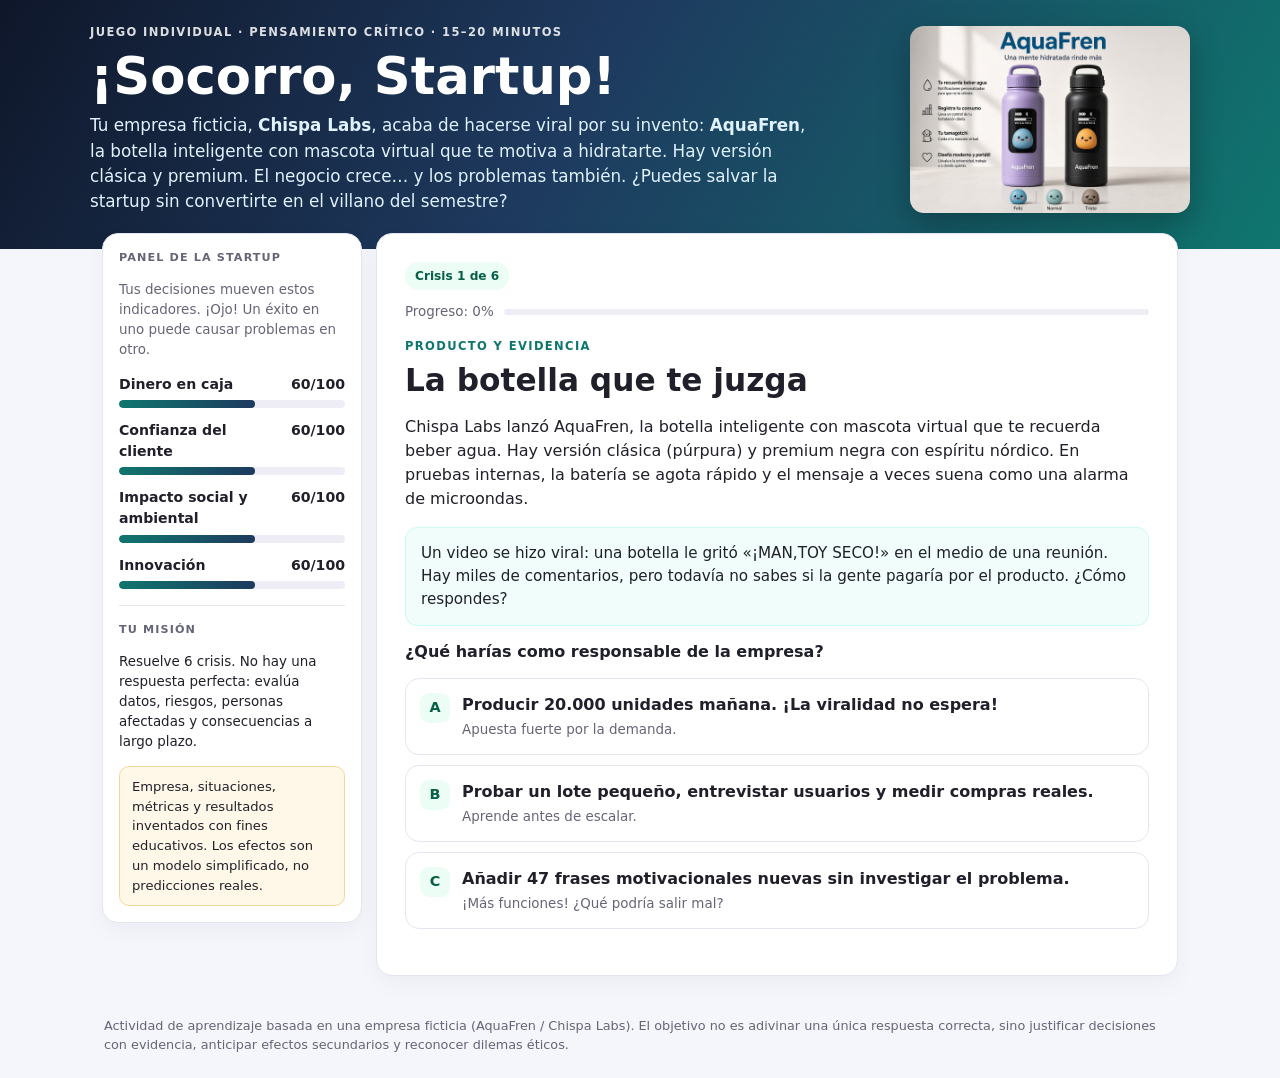
<file: games/Startup_AquaFren.html>
<!DOCTYPE html>
<html lang="es">
<head>
<meta charset="UTF-8">
<meta name="viewport" content="width=device-width, initial-scale=1.0, viewport-fit=cover">
<meta name="theme-color" content="#172554">
<title>¡Socorro, Startup! — AquaFren</title>
<style>
:root{
  --ink:#20202a;--muted:#656577;--bg:#f5f6fb;--paper:#fff;--line:#e5e5ef;
  --purple:#6d28d9;--pink:#db2777;--green:#15803d;--orange:#b45309;--red:#b91c1c;
  --safe-bottom:env(safe-area-inset-bottom,0px);
}
*{box-sizing:border-box;-webkit-tap-highlight-color:transparent}
html{-webkit-text-size-adjust:100%}
body{margin:0;background:var(--bg);color:var(--ink);font-family:Inter,system-ui,-apple-system,"Segoe UI",sans-serif;line-height:1.5}
button,textarea,input{font:inherit}
button{touch-action:manipulation;-webkit-user-select:none;user-select:none}

/* Hero */
.hero{background:linear-gradient(120deg,#0f172a,#1e3a5f 45%,#0f766e);color:#fff;padding:22px 16px 32px}
.hero-in{max-width:1100px;margin:auto;display:grid;grid-template-columns:1fr minmax(160px,280px);gap:20px;align-items:center}
.eyebrow{text-transform:uppercase;letter-spacing:.12em;font-weight:800;font-size:.72rem;opacity:.85}
.hero h1{font-size:clamp(1.85rem,5vw,3.2rem);line-height:1.05;margin:8px 0}
.hero p{max-width:720px;color:#e0f2fe;margin:10px 0 0;font-size:clamp(.92rem,2.5vw,1.05rem)}
.hero-visual{display:flex;justify-content:center;align-items:center;padding:4px 0}
.hero-img{width:100%;max-width:320px;height:auto;border-radius:14px;box-shadow:0 12px 32px rgba(0,0,0,.28);display:block;background:#f8fafc}

/* Layout */
main{max-width:1100px;margin:-16px auto 40px;padding:0 12px;position:relative}
.grid{display:grid;grid-template-columns:260px minmax(0,1fr);gap:14px;align-items:start}
.card{background:var(--paper);border:1px solid var(--line);border-radius:16px;box-shadow:0 8px 24px #0f172a0a}
.side{padding:16px}
.maincard{padding:clamp(16px,3.5vw,28px);min-height:auto}
.label{font-size:.7rem;letter-spacing:.1em;text-transform:uppercase;color:var(--muted);font-weight:800}
.stat{margin:12px 0}
.stathead{display:flex;justify-content:space-between;gap:8px;font-weight:700;font-size:.88rem;margin-bottom:5px}
.track{height:8px;background:#eeedf5;border-radius:99px;overflow:hidden}
.fill{height:100%;width:50%;background:linear-gradient(90deg,#0f766e,#1e3a5f);border-radius:99px;transition:width .3s}
.muted{color:var(--muted)}.small{font-size:.84rem}
.pill{display:inline-flex;border-radius:99px;background:#ecfdf5;color:#065f46;padding:5px 10px;font-weight:800;font-size:.76rem}
.progressline{display:flex;align-items:center;gap:10px;margin:12px 0 16px}
.progress{flex:1;height:6px;background:#eeedf5;border-radius:99px;overflow:hidden}
.progress>div{height:100%;width:0;background:linear-gradient(90deg,#0f766e,#1e3a5f);transition:width .3s}
.maincard h2{font-size:clamp(1.3rem,3.5vw,1.95rem);line-height:1.15;margin:8px 0}
.story{padding:14px 15px;background:#f0fdfa;border:1px solid #ccfbf1;border-radius:12px;margin:14px 0;font-size:.95rem}
.notice{background:#fff8e8;border:1px solid #f3d69a;border-radius:10px;padding:10px 12px;font-size:.82rem;margin-top:10px}

/* Choices — mobile-first touch targets */
.choices{display:grid;gap:10px;margin:14px 0}
.choice{
  display:flex;text-align:left;gap:12px;align-items:flex-start;
  border:1.5px solid var(--line);background:#fff;border-radius:14px;
  padding:14px 14px;min-height:52px;width:100%;
  cursor:pointer;color:var(--ink);transition:border-color .15s,background .15s,transform .12s;
  -webkit-appearance:none;appearance:none;margin:0;
  touch-action:manipulation;
}
.choice:active:not(:disabled){transform:scale(.985);background:#f0fdfa}
.choice:hover:not(:disabled),.choice:focus-visible:not(:disabled){border-color:#0f766e;outline:none}
.choice:disabled{cursor:default;opacity:.97}
.choice.selected{border-color:#0f766e;background:#f0fdfa;box-shadow:0 0 0 2px #99f6e4}
.letter{
  display:grid;place-items:center;flex:0 0 30px;width:30px;height:30px;
  border-radius:9px;background:#ecfdf5;color:#065f46;font-weight:900;font-size:.9rem;
  pointer-events:none;
}
.choice .detail{display:block;font-size:.84rem;color:var(--muted);margin-top:3px;pointer-events:none}
.choice strong,.choice span{pointer-events:none}

.feedback{padding:14px 15px;border:1px solid var(--line);border-radius:12px;margin-top:12px;background:#f0fdfa}
.feedback h3{font-size:1rem;margin:0 0 4px}.feedback p{margin:0}
.btns{display:flex;flex-wrap:wrap;gap:10px;margin-top:18px;padding-bottom:var(--safe-bottom)}
.primary,.secondary{
  border:0;border-radius:12px;padding:14px 18px;font-weight:800;cursor:pointer;
  min-height:48px;touch-action:manipulation;-webkit-appearance:none;appearance:none;
}
.primary{color:#fff;background:linear-gradient(100deg,#0f766e,#134e4a)}
.secondary{color:#134e4a;background:#ecfdf5}
.primary:active,.secondary:active{opacity:.9}
.primary:focus-visible,.secondary:focus-visible,.choice:focus-visible{outline:3px solid #5eead4;outline-offset:2px}
.hidden{display:none!important}

/* Results */
.scorecircle{width:110px;height:110px;border-radius:50%;margin:16px auto;display:grid;place-items:center;position:relative;background:conic-gradient(#0f766e 0deg,#eeeaf5 0deg)}
.scorecircle:before{content:"";position:absolute;inset:8px;background:white;border-radius:50%}
.scoretext{z-index:1;text-align:center;font-weight:900;font-size:1.65rem}
.scoretext span{display:block;font-size:.68rem;color:var(--muted)}
.reportgrid{display:grid;grid-template-columns:repeat(2,minmax(0,1fr));gap:10px;margin:14px 0}
.reportstat{border:1px solid var(--line);border-radius:12px;padding:12px}
.reportstat strong{display:block;font-size:1.2rem}
.reportstat span{font-size:.82rem;color:var(--muted)}
.reportstat p{font-size:.82rem;margin:6px 0 0}
.sharebox{border:1px dashed #99f6e4;background:#f0fdfa;border-radius:12px;padding:14px;white-space:pre-wrap;font-size:.9rem;word-break:break-word}
.copyrow{display:flex;gap:8px;flex-wrap:wrap;margin-top:10px}
.reflection{margin:16px 0;padding:14px;border-radius:12px;background:#f8fafc;border:1px solid var(--line)}
.reflection textarea{width:100%;min-height:72px;resize:vertical;padding:10px;border:1px solid #d9d6e2;border-radius:10px;margin-top:6px;font-size:16px}

footer{max-width:1100px;margin:auto;padding:0 14px 24px;color:var(--muted);font-size:.8rem}

/* Mobile */
@media(max-width:760px){
  .hero-in{grid-template-columns:1fr;gap:14px}
  .hero-visual{order:-1;margin-bottom:8px}
  .hero-img{max-width:min(100%,280px)}
  .grid{grid-template-columns:1fr}
  .side{order:2}
  .maincard{min-height:auto;padding:16px 14px}
  .reportgrid{grid-template-columns:1fr 1fr}
  .choice{padding:13px 12px;min-height:56px}
  .primary,.secondary{flex:1 1 auto;text-align:center}
  .stat{margin:10px 0}
}
@media(max-width:400px){
  .reportgrid{grid-template-columns:1fr}
  .hero h1{font-size:1.7rem}
}
@media print{
  body{background:#fff}
  .hero{background:#fff;color:#111;border-bottom:2px solid #222}
  .hero p{color:#333}
  main{margin-top:12px}
  .grid{display:block}
  .side,.btns,.progressline{display:none!important}
  .card{box-shadow:none}
  .sharebox{white-space:pre-wrap}
}

/* Extra mobile safety */
.choice,.primary,.secondary{cursor:pointer}
@supports (-webkit-touch-callout: none) {
  .choice{min-height:56px;padding:14px 14px}
  .primary,.secondary{min-height:50px}
}


/* Accessibility and reliable touch selection */
.choices { position: relative; z-index: 1; }
.choice { position: relative; z-index: 1; pointer-events: auto; touch-action: manipulation; -webkit-tap-highlight-color: transparent; }
.choice:disabled { pointer-events: none; }

</style>
</head>
<body>
<header class="hero">
  <div class="hero-in">
    <div>
      <div class="eyebrow">Juego individual · Pensamiento crítico · 15–20 minutos</div>
      <h1>¡Socorro, Startup!</h1>
      <p>Tu empresa ficticia, <strong>Chispa Labs</strong>, acaba de hacerse viral por su invento: <strong>AquaFren</strong>, la botella inteligente con mascota virtual que te motiva a hidratarte. Hay versión clásica y premium. El negocio crece… y los problemas también. ¿Puedes salvar la startup sin convertirte en el villano del semestre?</p>
    </div>
    <div class="hero-visual">
      <img class="hero-img" src="[data-uri]" alt="AquaFren — botella inteligente con mascota virtual" width="520" height="320" decoding="async" fetchpriority="high">
    </div>
  </div>
</header>

<main>
<div class="grid">
<aside class="card side">
  <div class="label">Panel de la startup</div>
  <p class="small muted">Tus decisiones mueven estos indicadores. ¡Ojo! Un éxito en uno puede causar problemas en otro.</p>
  <div class="stat"><div class="stathead"><span>Dinero en caja</span><span id="cashV">60/100</span></div><div class="track"><div class="fill" id="cashB"></div></div></div>
  <div class="stat"><div class="stathead"><span>Confianza del cliente</span><span id="trustV">60/100</span></div><div class="track"><div class="fill" id="trustB"></div></div></div>
  <div class="stat"><div class="stathead"><span>Impacto social y ambiental</span><span id="impactV">60/100</span></div><div class="track"><div class="fill" id="impactB"></div></div></div>
  <div class="stat"><div class="stathead"><span>Innovación</span><span id="innovationV">60/100</span></div><div class="track"><div class="fill" id="innovationB"></div></div></div>
  <hr style="border:0;border-top:1px solid var(--line);margin:16px 0">
  <div class="label">Tu misión</div>
  <p class="small">Resuelve 6 crisis. No hay una respuesta perfecta: evalúa datos, riesgos, personas afectadas y consecuencias a largo plazo.</p>
  <div class="notice">Empresa, situaciones, métricas y resultados inventados con fines educativos. Los efectos son un modelo simplificado, no predicciones reales.</div>
</aside>

<section class="card maincard">
<div id="playView">
  <span class="pill" id="roundPill">Crisis 1 de 6</span>
  <div class="progressline"><span class="small muted" id="progressText">Progreso: 0%</span><div class="progress"><div id="progressB"></div></div></div>
  <div class="eyebrow" id="category" style="color:#0f766e;opacity:1">Producto y evidencia</div>
  <h2 id="title">La botella que te juzga</h2>
  <p id="intro"></p>
  <div class="story" id="story"></div>
  <h3 style="font-size:1rem;margin:12px 0 6px">¿Qué harías como responsable de la empresa?</h3>
  <div class="choices" id="choices" role="group" aria-label="Opciones de decisión"></div>
  <div class="feedback hidden" id="feedback" aria-live="polite"></div>
  <div class="btns"><button type="button" class="primary hidden" id="next">Siguiente crisis →</button></div>
</div>

<div id="resultView" class="hidden">
  <span class="pill">¡Crisis superadas… más o menos!</span>
  <h2 style="text-align:center;margin-top:14px">Informe de tu gestión</h2>
  <div class="scorecircle" id="scoreCircle"><div class="scoretext"><span id="score">0</span><span>puntos de 100</span></div></div>
  <p id="headline" style="text-align:center;font-weight:900;font-size:1.1rem"></p>
  <p id="summary" class="muted" style="text-align:center"></p>
  <div class="reportgrid" id="reportGrid"></div>
  <h3>Lo que revela tu estilo de liderazgo</h3>
  <ul id="insights"></ul>
  <div class="reflection">
    <strong>Mini reflexión para la clase</strong>
    <p class="small muted">Escribe una idea que defenderías ante tus compañeros. Puedes incluir una duda o un compromiso que tu empresa debería asumir.</p>
    <textarea id="reflectionText" placeholder="Mi decisión más discutible fue… porque…" inputmode="text"></textarea>
  </div>
  <h3>Tu tarjeta para compartir</h3>
  <p class="small muted">Copia este resumen en el chat de la clase, en el foro o en una diapositiva. No incluye información personal.</p>
  <div class="sharebox" id="shareText"></div>
  <div class="copyrow">
    <button type="button" class="primary" id="copyBtn">Copiar mi resultado</button>
    <button type="button" class="secondary" id="downloadBtn">Descargar resumen .txt</button>
    <button type="button" class="secondary" id="printBtn">Imprimir / guardar PDF</button>
  </div>
  <p id="copyStatus" class="small muted" aria-live="polite"></p>
  <div class="btns"><button type="button" class="secondary" id="again">Jugar otra vez</button></div>
</div>
</section>
</div>
</main>

<footer>Actividad de aprendizaje basada en una empresa ficticia (AquaFren / Chispa Labs). El objetivo no es adivinar una única respuesta correcta, sino justificar decisiones con evidencia, anticipar efectos secundarios y reconocer dilemas éticos.</footer>

<script>
const initial={cash:60,trust:60,impact:60,innovation:60};
const labels={cash:"Dinero en caja",trust:"Confianza del cliente",impact:"Impacto social y ambiental",innovation:"Innovación"};
const rounds=[
{cat:"Producto y evidencia",title:"La botella que te juzga",intro:"Chispa Labs lanzó AquaFren, la botella inteligente con mascota virtual que te recuerda beber agua. Hay versión clásica (púrpura) y premium negra con espíritu nórdico. En pruebas internas, la batería se agota rápido y el mensaje a veces suena como una alarma de microondas.",story:"Un video se hizo viral: una botella le gritó «¡MAN,TOY SECO!» en el medio de una reunión. Hay miles de comentarios, pero todavía no sabes si la gente pagaría por el producto. ¿Cómo respondes?",choices:[
{text:"Producir 20.000 unidades mañana. ¡La viralidad no espera!",detail:"Apuesta fuerte por la demanda.",fx:{cash:8,trust:-5,impact:-7,innovation:4},fb:"La velocidad puede capturar la tendencia, pero estás confundiendo atención con demanda real. Un video viral no demuestra intención de compra; además, fabricar en exceso puede crear desperdicio."},
{text:"Probar un lote pequeño, entrevistar usuarios y medir compras reales.",detail:"Aprende antes de escalar.",fx:{cash:2,trust:6,impact:5,innovation:7},fb:"Buena aplicación del método de prueba: separas likes de comportamiento real. Un piloto limita el riesgo y genera evidencia, aunque puede hacer que avances más despacio."},
{text:"Añadir 47 frases motivacionales nuevas sin investigar el problema.",detail:"¡Más funciones! ¿Qué podría salir mal?",fx:{cash:-5,trust:0,impact:-1,innovation:5},fb:"Agregar funciones parece innovación, pero no necesariamente resuelve la batería ni el sonido. Más características pueden elevar costos y complejidad sin aumentar el valor para el cliente."}
]},
{cat:"Datos y privacidad",title:"El algoritmo cotilla",intro:"Tu equipo de marketing propone personalizar los mensajes de la botella según el estado de ánimo de cada persona.",story:"La propuesta es inferir el ánimo a partir de datos del teléfono y de las horas de uso. La idea podría aumentar la interacción, pero los usuarios no han dado un consentimiento claro. El equipo dice: «Si está en los términos y condiciones, nadie lee eso».",choices:[
{text:"Activar la función y esconder el permiso en un texto larguísimo.",detail:"Más datos, menos preguntas incómodas.",fx:{cash:7,trust:-12,impact:-3,innovation:5},fb:"Recopilar más datos puede parecer útil, pero el consentimiento opaco debilita la autonomía y la confianza. Cumplir formalmente no siempre significa actuar de forma responsable."},
{text:"Diseñar consentimiento claro, recopilar lo mínimo y permitir desactivar la personalización.",detail:"Privacidad por diseño.",fx:{cash:-3,trust:10,impact:5,innovation:4},fb:"La minimización de datos y el consentimiento comprensible reducen riesgos y respetan a los usuarios. Puede requerir más trabajo, pero la confianza también es un activo del negocio."},
{text:"No usar datos personales; personalizar solo con preferencias elegidas por el usuario.",detail:"Menos invasivo, quizá menos predictivo.",fx:{cash:0,trust:7,impact:4,innovation:2},fb:"Una opción prudente: renuncias a algunas inferencias, pero el usuario conserva el control. Evalúa si las preferencias voluntarias bastan para ofrecer una experiencia útil."}
]},
{cat:"Marketing y pensamiento crítico",title:"El influencer de los 8 millones",intro:"Un influencer muy popular ofrece promocionar AquaFren a cambio de una tarifa enorme.",story:"Su propuesta promete «ventas garantizadas». Al revisar los datos, notas que gran parte de sus seguidores están en países donde no vendes y que no hay evidencia de conversiones en campañas anteriores. Tu presupuesto solo alcanza para una gran apuesta o varias pruebas pequeñas.",choices:[
{text:"Pagar todo por adelantado: tiene millones de seguidores.",detail:"Confundir alcance con resultados es un clásico.",fx:{cash:-12,trust:1,impact:0,innovation:1},fb:"El número de seguidores mide alcance potencial, no ventas. Antes de invertir conviene revisar audiencia relevante, interacciones auténticas, historial de conversiones y condiciones del contrato."},
{text:"Negociar un piloto con código de seguimiento y objetivos medibles.",detail:"Define qué significa que la campaña funcione.",fx:{cash:3,trust:5,impact:1,innovation:5},fb:"Un piloto permite comparar el costo con resultados observables. Define de antemano métricas, atribución, periodo y un criterio para detener o ampliar la campaña."},
{text:"Dividir el presupuesto entre creadores pequeños y comparar resultados.",detail:"Diversifica y aprende de varias audiencias.",fx:{cash:2,trust:4,impact:1,innovation:4},fb:"Diversificar puede reducir la dependencia de una sola figura y ayudar a identificar comunidades relevantes. Aun así, mide resultados de forma consistente y revisa la autenticidad de las audiencias."}
]},
{cat:"Ética y personas",title:"El becario de los 37 cafés",intro:"Un empleado publica que el equipo trabaja hasta tarde y que el becario parece tener una relación demasiado íntima con la máquina de café.",story:"La empresa está a punto de anunciar una ronda de inversión. La publicación puede ser una broma, pero otros trabajadores comentan que la carga de trabajo es insostenible. ¿Cómo responde la dirección?",choices:[
{text:"Pedir que borren la publicación y anunciar una fiesta con pizza.",detail:"La pizza no es una política laboral.",fx:{cash:2,trust:-9,impact:-7,innovation:0},fb:"Una celebración puede ser agradable, pero no corrige la carga de trabajo ni crea un canal seguro para hablar. Silenciar la crítica puede empeorar el problema."},
{text:"Escuchar confidencialmente al equipo, revisar cargas y acordar medidas con seguimiento.",detail:"Investigar antes de hacer promesas públicas.",fx:{cash:-4,trust:9,impact:10,innovation:2},fb:"Escuchar, revisar evidencia y dar seguimiento aborda causas en lugar de síntomas. La empresa debe proteger a quienes expresan inquietudes y comprobar si las medidas funcionan."},
{text:"Publicar una respuesta defensiva: «Aquí todos somos una familia».",detail:"La frase corporativa que nunca falla… en memes.",fx:{cash:1,trust:-6,impact:-4,innovation:0},fb:"El lenguaje de familia puede ocultar desequilibrios de poder y no responde a hechos concretos. Una respuesta responsable explica qué se investigará, cómo y cuándo se informarán avances."}
]},
{cat:"Sostenibilidad y operaciones",title:"El empaque con glitter",intro:"El equipo de producto propone enviar cada botella en una caja brillante con confeti plástico.",story:"El empaque se ve espectacular en videos de unboxing, pero cuesta más y genera residuos difíciles de reciclar. El área creativa dice que una caja aburrida sería «un crimen contra la estética».",choices:[
{text:"Usar el empaque brillante: los videos bonitos traerán ventas.",detail:"El impacto fuera de cámara también cuenta.",fx:{cash:-4,trust:1,impact:-12,innovation:2},fb:"Un empaque llamativo puede mejorar la experiencia visual, pero debes valorar el ciclo de vida, los residuos y si el beneficio comercial justifica el impacto."},
{text:"Probar empaque reciclable y medir costo, protección y reacción del cliente.",detail:"Diseñar y probar, no solo asumir.",fx:{cash:-2,trust:5,impact:10,innovation:4},fb:"Comparar alternativas con métricas evita asumir que sostenible significa automáticamente mejor o peor. Mide protección del producto, materiales, costos y percepción de clientes."},
{text:"Eliminar todo el empaque sin comprobar si protege el producto.",detail:"Menos material no siempre significa menos impacto total.",fx:{cash:4,trust:-5,impact:3,innovation:1},fb:"Reducir materiales puede ser positivo, pero los productos dañados y las devoluciones también generan costos e impacto. Evalúa el sistema completo, no solo una variable."}
]},
{cat:"Crisis y liderazgo",title:"La disculpa escrita por un robot",intro:"Una actualización defectuosa hace que algunas botellas repitan «confía en el proceso» durante horas. El hashtag #AquaFrenTóxica es tendencia.",story:"No hay evidencia de daño físico, pero los usuarios están molestos y varios videos se burlan de la empresa. El equipo quiere publicar una disculpa automática y seguir adelante. ¿Qué harías?",choices:[
{text:"Reconocer el problema, pausar la función afectada, explicar la solución y ofrecer soporte.",detail:"Transparencia, acción y seguimiento.",fx:{cash:-5,trust:11,impact:3,innovation:6},fb:"La respuesta combina reconocimiento con acciones concretas. Comunicar lo que se sabe, lo que aún no se sabe y cuándo habrá novedades ayuda a recuperar confianza."},
{text:"Borrar comentarios negativos y decir que los usuarios no entienden el producto.",detail:"La culpa es del público. Plan infalible.",fx:{cash:3,trust:-12,impact:-2,innovation:-2},fb:"Eliminar críticas legítimas puede amplificar la crisis y destruye oportunidades para aprender. La comunicación defensiva no corrige la falla técnica."},
{text:"Publicar un meme sobre la botella y esperar que la polémica pase.",detail:"El humor puede conectar, pero no reemplaza la solución.",fx:{cash:1,trust:-4,impact:0,innovation:2},fb:"El humor puede funcionar si la audiencia percibe autenticidad y el problema ya está atendido. Sin reparación ni información, puede parecer que la empresa no toma en serio a sus clientes."}
]}
];

let stats={...initial},idx=0,answered=false,selectedChoice=null,history=[];
const $=id=>document.getElementById(id);
const clamp=n=>Math.max(0,Math.min(100,n));

function renderStats(){
  Object.keys(labels).forEach(k=>{
    $(k+"V").textContent=stats[k]+"/100";
    $(k+"B").style.width=stats[k]+"%";
  });
}

function bindChoice(btn, i){
  // Native click supports mouse, touchscreen, stylus and keyboard activation.
  // Do not combine touchend and click: some mobile browsers can dispatch both,
  // which can lock the question after the first tap.
  btn.type = "button";
  btn.style.pointerEvents = "auto";
  btn.style.touchAction = "manipulation";
  btn.addEventListener("click", e => {
    e.preventDefault();
    choose(i);
  });
}

function renderRound(){
  answered=false;
  selectedChoice=null;
  const r=rounds[idx];
  $("roundPill").textContent=`Crisis ${idx+1} de ${rounds.length}`;
  $("progressText").textContent=`Progreso: ${Math.round(idx/rounds.length*100)}%`;
  $("progressB").style.width=(idx/rounds.length*100)+"%";
  $("category").textContent=r.cat;
  $("title").textContent=r.title;
  $("intro").textContent=r.intro;
  $("story").textContent=r.story;
  $("feedback").classList.add("hidden");
  $("feedback").innerHTML="";
  $("next").classList.add("hidden");
  $("choices").innerHTML="";
  r.choices.forEach((c,i)=>{
    const b=document.createElement("button");
    b.type="button";
    b.className="choice";
    b.setAttribute("aria-label",`Opción ${String.fromCharCode(65+i)}: ${c.text}`);
    b.innerHTML=`<span class="letter">${String.fromCharCode(65+i)}</span><span><strong>${c.text}</strong><span class="detail">${c.detail}</span></span>`;
    bindChoice(b,i);
    $("choices").appendChild(b);
  });
  renderStats();
  try{window.scrollTo({top:0,behavior:"smooth"})}catch(_){}
}

function choose(i){
  if(answered)return;
  selectedChoice=i;
  [...$("choices").children].forEach((b,j)=>{
    b.classList.toggle("selected",i===j);
    b.setAttribute("aria-pressed",i===j?"true":"false");
  });
  const c=rounds[idx].choices[i];
  $("feedback").classList.remove("hidden");
  $("feedback").innerHTML=`<h3>Decisión seleccionada</h3><p>Has elegido: <strong>${c.text}</strong></p><p>Puedes seleccionar otra opción si cambiaste de idea. Cuando estés seguro, pulsa «Confirmar decisión».</p>`;
  $("next").textContent="Confirmar decisión";
  $("next").classList.remove("hidden");
}

function confirmChoice(){
  if(answered||selectedChoice===null)return;
  answered=true;
  const r=rounds[idx],c=r.choices[selectedChoice];
  Object.keys(c.fx).forEach(k=>stats[k]=clamp(stats[k]+c.fx[k]));
  history.push({round:r.title,choice:c.text,feedback:c.fb,fx:{...c.fx}});
  [...$("choices").children].forEach((b,j)=>{b.disabled=true; if(selectedChoice===j)b.classList.add("selected");});
  $("feedback").classList.remove("hidden");
  $("feedback").innerHTML=`<h3>Consecuencia desbloqueada</h3><p>${c.fb}</p><p class="small" style="margin-top:8px"><strong>Cambios:</strong> ${Object.entries(c.fx).map(([k,v])=>`${labels[k]} ${v>0?"+":""}${v}`).join(" · ")}</p>`;
  $("next").textContent=idx===rounds.length-1?"Ver análisis final →":"Siguiente crisis →";
  renderStats();
}

function scoreNow(){
  const a=Object.values(stats);
  const avg=a.reduce((x,y)=>x+y,0)/a.length;
  const spread=Math.max(...a)-Math.min(...a);
  return Math.round(clamp(avg-spread*.10));
}

function buildShare(score,headline){
  const top=Object.keys(stats).sort((a,b)=>stats[b]-stats[a])[0];
  const low=Object.keys(stats).sort((a,b)=>stats[a]-stats[b])[0];
  const ref=$("reflectionText").value.trim();
  return `🚀 ¡Socorro, Startup! — Resultado de Chispa Labs (AquaFren)\nPuntuación: ${score}/100 — ${headline}\nIndicadores: Caja ${stats.cash}/100 | Confianza ${stats.trust}/100 | Impacto social/ambiental ${stats.impact}/100 | Innovación ${stats.innovation}/100\nMi fortaleza: ${labels[top]} (${stats[top]}/100).\nMi mayor reto: ${labels[low]} (${stats[low]}/100).\nLa decisión que más debatiría: ${history.length?history[history.length-1].choice:""}\nMi reflexión: ${ref||"Todavía estoy pensando qué decisión defendería ante el grupo."}\nPregunta para la clase: ¿Cómo debería una startup equilibrar crecimiento, confianza, impacto e innovación?`;
}

function showResults(){
  $("playView").classList.add("hidden");
  $("resultView").classList.remove("hidden");
  $("progressB").style.width="100%";
  $("progressText").textContent="Progreso: 100%";
  const s=scoreNow();
  $("score").textContent=s;
  $("scoreCircle").style.background=`conic-gradient(#0f766e ${s*3.6}deg,#eeeaf5 ${s*3.6}deg)`;
  let h,summary;
  if(s>=82){h="CEO con brújula (y algo de suerte)";summary="Tu gestión mantuvo un buen equilibrio entre resultados y responsabilidad. No significa que todas las decisiones fueran perfectas: significa que consideraste varios intereses."}
  else if(s>=68){h="Startup prometedora, caos administrable";summary="Tu empresa tiene una base razonable, aunque algunas decisiones generaron tensiones. Revisa los indicadores más débiles antes de escalar."}
  else if(s>=50){h="Mucho pitch, falta plan";summary="Hubo ideas útiles, pero los efectos secundarios se acumularon. Vuelve a distinguir popularidad de evidencia y promesas de cambios verificables."}
  else{h="La junta pide hablar contigo";summary="La startup sobrevivió al juego, quizá gracias a AquaFren. Revisa cómo tus decisiones afectaron a clientes, equipo y entorno."}
  $("headline").textContent=h;
  $("summary").textContent=summary;
  $("reportGrid").innerHTML="";
  Object.keys(labels).forEach(k=>{
    const d=document.createElement("div");
    d.className="reportstat";
    const desc=k==="cash"?"Capacidad de financiar operaciones y absorber sorpresas.":k==="trust"?"Credibilidad, transparencia y experiencia del cliente.":k==="impact"?"Atención a personas afectadas y consecuencias ambientales.":"Capacidad de probar, aprender y mejorar.";
    d.innerHTML=`<span>${labels[k]}</span><strong>${stats[k]}/100</strong><div class="track" style="margin-top:8px"><div class="fill" style="width:${stats[k]}%"></div></div><p>${desc}</p>`;
    $("reportGrid").appendChild(d);
  });
  const top=Object.keys(stats).sort((a,b)=>stats[b]-stats[a])[0];
  const low=Object.keys(stats).sort((a,b)=>stats[a]-stats[b])[0];
  const choices=history.map((x,i)=>`<li><strong>${i+1}. ${x.round}:</strong> ${x.choice}<br><span class="muted">${x.feedback}</span></li>`).join("");
  $("insights").innerHTML=`<li>Tu indicador más fuerte es <strong>${labels[top]}</strong> (${stats[top]}/100). Úsalo como ventaja, sin asumir que compensa cualquier debilidad.</li><li>Tu indicador más bajo es <strong>${labels[low]}</strong> (${stats[low]}/100). Define una acción concreta para mejorarlo y una métrica para comprobar el avance.</li><li><strong>Patrón clave:</strong> varias crisis exigían distinguir una señal llamativa (viralidad, seguidores, comentarios) de evidencia útil para decidir.</li><li><strong>Lección de liderazgo:</strong> las decisiones responsables suelen requerir transparencia, pruebas, seguimiento y escuchar a las personas afectadas.</li><li><strong>Tu historial:</strong><ol>${choices}</ol></li>`;
  $("shareText").textContent=buildShare(s,h);
  try{window.scrollTo({top:0,behavior:"smooth"})}catch(_){}
}

$("next").addEventListener("click",()=>{
  if(!answered){confirmChoice();return;}
  if(idx<rounds.length-1){idx++;renderRound()}
  else showResults();
});
$("again").addEventListener("click",()=>{
  stats={...initial};idx=0;answered=false;selectedChoice=null;history=[];
  $("reflectionText").value="";
  $("resultView").classList.add("hidden");
  $("playView").classList.remove("hidden");
  renderRound();
});
$("reflectionText").addEventListener("input",()=>{
  if(!$("resultView").classList.contains("hidden"))
    $("shareText").textContent=buildShare(scoreNow(),$("headline").textContent);
});
$("copyBtn").addEventListener("click",async()=>{
  const txt=$("shareText").textContent;
  try{
    await navigator.clipboard.writeText(txt);
    $("copyStatus").textContent="¡Copiado! Pégalo en el chat, foro o diapositiva de la clase.";
  }catch(e){
    const range=document.createRange();
    range.selectNodeContents($("shareText"));
    const sel=window.getSelection();
    sel.removeAllRanges();sel.addRange(range);
    $("copyStatus").textContent="Seleccionamos el resumen: copia el texto manualmente (Ctrl/Cmd + C).";
  }
});
$("downloadBtn").addEventListener("click",()=>{
  const blob=new Blob([$("shareText").textContent],{type:"text/plain;charset=utf-8"});
  const url=URL.createObjectURL(blob);
  const a=document.createElement("a");
  a.href=url;a.download="resultado-socorro-startup-aquafren.txt";a.click();
  URL.revokeObjectURL(url);
});
$("printBtn").addEventListener("click",()=>window.print());

renderRound();
</script>
</body>
</html>
</file>
<file: games/kpi-detective/css/style.css>
/* KPI Detective — estilos. Móvil primero; el tablero oscuro es la identidad visual. */

:root {
  --ink: #0b1721;
  --panel: #112331;
  --panel-2: #172d3e;
  --line: #2a4559;
  --text: #e8f0f4;
  --muted: #a6bbc7;
  --accent: #5cc8f0;
  --accent-text: var(--accent);
  --accent-ink: #06222e;
  --accent-soft: color-mix(in srgb, var(--accent-text) 14%, var(--panel));
  --good: #6fdb9c;
  --warn: #f5b84a;
  --bad: #ff8d7b;
  --radius: 14px;
  --radius-sm: 10px;
  --font-display: "Bricolage Grotesque", "Avenir Next", "Segoe UI", system-ui, sans-serif;
  --font-body: "Instrument Sans", system-ui, -apple-system, "Segoe UI", Roboto, sans-serif;
  --safe-t: env(safe-area-inset-top, 0px);
  --safe-b: env(safe-area-inset-bottom, 0px);
}

*, *::before, *::after { box-sizing: border-box; }
html { -webkit-text-size-adjust: 100%; }
@media (min-width: 48rem) { html { font-size: 106.25%; } }
body {
  margin: 0;
  background: var(--ink);
  color: var(--text);
  font: 400 1.125rem/1.6 var(--font-body);
  overflow-wrap: break-word;
}
h1, h2, h3 { font-family: var(--font-display); line-height: 1.15; letter-spacing: -0.01em; margin: 0 0 .6rem; font-weight: 700; }
h1 { font-size: clamp(2.5rem, 10vw, 3.9rem); line-height: 1.05; }
h2 { font-size: clamp(1.75rem, 6vw, 2.4rem); margin-bottom: .9rem; }
h3 { font-size: 1.3rem; margin-bottom: .7rem; }
p { margin: 0 0 .9rem; max-width: 62ch; }
strong { font-weight: 650; }
button, input, select, textarea { font: inherit; color: inherit; }
:focus-visible { outline: 3px solid var(--accent-text); outline-offset: 3px; border-radius: 6px; }
[tabindex="-1"]:focus { outline: none; }
[hidden] { display: none !important; }

.skip { position: absolute; left: -999px; top: 0; background: var(--accent); color: var(--accent-ink); padding: .6rem 1rem; z-index: 50; }
.skip:focus { left: 0; }
.noscript { padding: 1rem; }

/* ---------- Color por etapa ---------- */
body[data-stage="2"] { --accent: #b9a6ff; }
body[data-stage="3"] { --accent: #3f6fe8; --accent-ink: #fff; --accent-text: #a9c4ff; }
body[data-stage="4"] { --accent: #45d6cf; }

/* ---------- Barra superior ---------- */
.topbar {
  position: sticky; top: 0; z-index: 20;
  background: rgba(11, 23, 33, .96);
  border-bottom: 1px solid var(--line);
  padding-top: var(--safe-t);
}
.topbar-row { display: flex; align-items: center; gap: .75rem; padding: .55rem 1rem; max-width: 56rem; margin: 0 auto; }
.brand { display: flex; align-items: center; gap: .5rem; color: var(--accent-text); margin-right: auto; }
.brand-mark { width: 1.7rem; height: 1.7rem; flex: none; }
.brand-name { font: 700 1.1rem var(--font-display); color: var(--text); white-space: nowrap; }
.status { white-space: nowrap; display: flex; flex-direction: column; align-items: flex-end; font-size: .9rem; line-height: 1.25; color: var(--muted); }
.status strong { color: var(--text); font-variant-numeric: tabular-nums; }
.topbar .btn { white-space: nowrap; }
.progress { height: 5px; background: var(--panel-2); }
.progress-fill { height: 100%; width: 0; background: var(--accent-text); transition: width .4s ease; }

/* ---------- Estructura ---------- */
.app { max-width: 48rem; margin: 0 auto; padding: 1.25rem 1rem calc(3rem + var(--safe-b)); }
.stage-label { color: var(--accent-text); font-weight: 700; font-size: 1.05rem; margin: 0 0 .4rem; }
.card {
  background: var(--panel); border: 1px solid var(--line); border-radius: var(--radius);
  padding: 1.2rem 1.3rem; margin: 0 0 1.25rem;
}
.card { border-top: 3px solid var(--accent-text); }
.card > :last-child { margin-bottom: 0; }
.lead { font-size: 1.28rem; line-height: 1.5; color: var(--text); }
.muted { color: var(--muted); }
.small-note { font-size: 1rem; color: var(--muted); }

/* ---------- Botones ---------- */
.btn {
  display: inline-flex; align-items: center; justify-content: center; gap: .5rem;
  min-height: 48px; padding: .65rem 1.3rem; border-radius: var(--radius-sm);
  border: 1.5px solid var(--line); background: var(--panel-2); color: var(--text);
  font-weight: 600; cursor: pointer; text-align: center; touch-action: manipulation;
}
.btn:hover { border-color: var(--accent-text); }
.btn.primary { background: var(--accent); border-color: var(--accent-text); color: var(--accent-ink); }
.btn.primary:hover { filter: brightness(1.08); }
.btn.ghost { background: transparent; }
.btn.small { min-height: 44px; padding: .4rem .9rem; font-size: .95rem; }
.btn[disabled] { opacity: .45; cursor: not-allowed; filter: none; }
.btn-row { display: flex; flex-wrap: wrap; gap: .7rem; margin-top: 1.1rem; }
.btn-row .btn { flex: 1 1 11rem; }

/* ---------- Bienvenida ---------- */
.hero { padding: 1rem 0 .5rem; }
.hero h1 { max-width: 16ch; }
.hero-sub { font-size: 1.3rem; color: var(--muted); max-width: 40ch; }
.teaser { display: grid; gap: .8rem; margin: 1.2rem 0 1.5rem; }
.targets-demo { display: grid; gap: .7rem; margin: .4rem 0 1rem; }
.targets-demo .kcard-demo .small-note { margin: .4rem 0 0; }
.teaser .kcard-demo, .targets-demo .kcard-demo { background: var(--panel); border: 1px solid var(--line); border-radius: var(--radius); padding: .85rem 1rem; }
.field { display: block; margin: 0 0 1rem; }
.field > span { display: block; font-weight: 600; margin-bottom: .3rem; }
.field input, .field textarea {
  width: 100%; min-height: 48px; padding: .6rem .8rem; background: var(--panel); border: 1.5px solid var(--line);
  border-radius: var(--radius-sm); color: var(--text);
}
.field textarea { min-height: 7rem; resize: vertical; }
.loop { list-style: none; margin: 0 0 1.2rem; padding: 0; display: grid; grid-template-columns: 1fr 1fr; gap: .5rem; counter-reset: lp; }
.loop li { counter-increment: lp; display: flex; gap: .55rem; align-items: center; padding: .5rem .7rem; background: var(--panel); border: 1px solid var(--line); border-radius: var(--radius-sm); font-weight: 600; font-size: .95rem; line-height: 1.3; }
.loop li::before { content: counter(lp); flex: none; width: 1.5rem; height: 1.5rem; border-radius: 50%; background: var(--accent); color: var(--accent-ink); display: grid; place-items: center; font-size: .85rem; }
@media (min-width: 40rem) { .loop { grid-template-columns: repeat(4, 1fr); } }

/* ---------- Gráfico de resultado frente a meta ---------- */
.gauge { margin: .6rem 0 0; }
.gauge-track { position: relative; height: 14px; background: var(--panel-2); border-radius: 7px; overflow: visible; }
.gauge-fill { position: absolute; left: 0; top: 0; bottom: 0; border-radius: 7px; background: var(--good); }
.gauge-fill.is-bad { background: repeating-linear-gradient(135deg, var(--bad) 0 6px, #c9604f 6px 11px); }
.gauge-target { position: absolute; top: -5px; bottom: -5px; width: 3px; background: var(--text); border-radius: 2px; transform: translateX(-1.5px); }
.gauge-legend { display: flex; justify-content: space-between; gap: .5rem; flex-wrap: wrap; font-size: .98rem; color: var(--muted); margin-top: .5rem; }
.gauge-legend b { color: var(--text); font-weight: 600; }

/* ---------- Cadena de KPI ---------- */
.chain { list-style: none; margin: 1rem 0; padding: 0; display: grid; gap: .9rem; counter-reset: link; }
.chain li { position: relative; background: var(--panel-2); border: 1px solid var(--line); border-radius: var(--radius-sm); padding: .7rem .9rem .7rem 3rem; counter-increment: link; }
.chain li::before {
  content: counter(link); position: absolute; left: .8rem; top: .75rem; width: 1.7rem; height: 1.7rem; border-radius: 50%;
  background: var(--accent); color: var(--accent-ink); font-weight: 700; display: grid; place-items: center; font-size: .95rem;
}
.chain li:not(:last-child)::after { content: ""; position: absolute; left: 1.65rem; bottom: -.9rem; height: .9rem; border-left: 2px solid var(--accent-text); }
.chain-name { display: block; font: 700 1.05rem var(--font-display); }
.chain-text { display: block; color: var(--muted); font-size: .95rem; }
.chain-example { display: block; margin-top: .25rem; font-size: .95rem; }
.chain-example b { color: var(--accent-text); font-weight: 600; }
@media (min-width: 52rem) {
  .chain.wide { grid-template-columns: repeat(5, 1fr); gap: .6rem; }
  .chain.wide li { padding: 3rem .7rem .7rem; }
  .chain.wide li::before { left: .7rem; top: .7rem; }
  .chain.wide li:not(:last-child)::after { left: auto; right: -.6rem; bottom: auto; top: 1.5rem; width: .6rem; height: 0; border-left: 0; border-top: 2px solid var(--accent-text); }
}

/* ---------- Escenario y evidencia ---------- */
.objective { border-left: 4px solid var(--accent-text); background: var(--accent-soft); border-radius: 0 var(--radius-sm) var(--radius-sm) 0; padding: .6rem .9rem; margin: 0 0 1rem; }
.objective b { display: block; font-size: .9rem; color: var(--accent-text); font-weight: 600; }
.quote { margin: 0 0 1rem; padding: .8rem 1rem; border-left: 4px solid var(--warn); background: var(--panel-2); border-radius: 0 var(--radius-sm) var(--radius-sm) 0; font: 600 1.15rem/1.4 var(--font-display); }
.quote cite { display: block; font: 500 .9rem var(--font-body); color: var(--muted); font-style: normal; margin-top: .3rem; }
.mini-table { width: 100%; border-collapse: collapse; margin: .7rem 0; font-size: 1rem; }
.mini-table th, .mini-table td { text-align: left; padding: .45rem .5rem; border-bottom: 1px solid var(--line); font-variant-numeric: tabular-nums; }
.mini-table th { color: var(--muted); font-weight: 600; }

/* ---------- Preguntas y opciones ---------- */
.step-title { font: 600 1.15rem/1.35 var(--font-body); color: var(--muted); letter-spacing: 0; margin: 0 0 .8rem; }
[data-focus], .feedback { scroll-margin-top: 5.5rem; }
.pill-list.block li { display: block; }
fieldset { border: 0; margin: 0; padding: 0; min-width: 0; }
legend { font: 700 clamp(1.4rem, 4.8vw, 1.75rem)/1.28 var(--font-display); padding: 0; margin: 0 0 .8rem; }
.pick-hint { font-size: .95rem; color: var(--muted); margin: -.3rem 0 .8rem; }
.options { display: grid; gap: .65rem; }
.options.binary { grid-template-columns: 1fr; grid-auto-rows: 1fr; }
@media (min-width: 40rem) { .options.binary { grid-template-columns: 1fr 1fr; } }
.opt { display: flex; flex-direction: column; position: relative; }
.opt > .opt-body { flex: 1; }
.opt > input { position: absolute; opacity: 0; inset: 0; width: 100%; height: 100%; margin: 0; cursor: pointer; z-index: 2; }
.opt-body {
  display: flex; gap: .8rem; align-items: flex-start; min-height: 52px; padding: .75rem .9rem;
  background: var(--panel); border: 1.5px solid var(--line); border-radius: var(--radius-sm);
}
.opt:hover .opt-body { border-color: var(--accent-text); }
.opt > input:focus-visible + .opt-body { outline: 3px solid var(--accent-text); outline-offset: 2px; }
.opt > input:checked + .opt-body { border-color: var(--accent-text); background: var(--accent-soft); }
.opt > input:disabled { cursor: default; }
.opt.is-limit .opt-body { opacity: .6; }
.opt-mark {
  flex: none; width: 1.55rem; height: 1.55rem; margin-top: .1rem; border: 2px solid var(--muted); border-radius: 50%; display: grid; place-items: center;
}
.opt.check .opt-mark { border-radius: 6px; }
.opt > input:checked + .opt-body .opt-mark { border-color: var(--accent-text); background: var(--accent); }
.opt > input:checked + .opt-body .opt-mark::after { content: ""; width: .45rem; height: .8rem; border: solid var(--accent-ink); border-width: 0 3px 3px 0; transform: rotate(45deg) translate(-1px, -1px); }
.opt-main { flex: 1; min-width: 0; }
.opt-title { display: flex; justify-content: space-between; gap: .8rem; align-items: baseline; font-weight: 500; font-size: 1.1rem; }
.opt-value { font: 700 1.2rem var(--font-display); font-variant-numeric: tabular-nums; white-space: nowrap; }
.opt-desc { display: block; font-size: 1rem; color: var(--muted); }
.opt-why { display: block; margin-top: .5rem; font-size: 1.02rem; color: var(--text); }
.opt-tags { display: flex; flex-wrap: wrap; gap: .35rem; margin-top: .45rem; }
.tag { display: inline-flex; align-items: center; gap: .3rem; font-size: .9rem; font-weight: 600; padding: .15rem .65rem; border-radius: 999px; border: 1.5px solid var(--line); color: var(--text); }
.tag.best { border-color: var(--good); color: var(--good); }
.tag.mine { border-color: var(--accent-text); color: var(--accent-text); }
.tag.miss { border-color: var(--bad); color: var(--bad); }
.opt.is-best .opt-body { border-color: var(--good); }
.opt.is-mine:not(.is-best) .opt-body { border-color: var(--warn); }
.counter { font-weight: 600; margin: .8rem 0 0; color: var(--muted); }
.counter b { color: var(--text); }

.chain-q { display: grid; gap: .8rem; margin: 0 0 .8rem; }
.chain-q .row { background: var(--panel); border: 1.5px solid var(--line); border-radius: var(--radius-sm); padding: .7rem .9rem; }
.chain-q .row label { display: block; font-weight: 600; margin-bottom: .45rem; }
.chain-q select { width: 100%; min-height: 48px; padding: .5rem .7rem; background: var(--panel-2); border: 1.5px solid var(--line); border-radius: var(--radius-sm); }
.chain-q .row.ok { border-color: var(--good); }
.chain-q .row.no { border-color: var(--bad); }
.row-res { display: block; margin-top: .45rem; font-size: .95rem; }

/* ---------- Tablero de investigación ---------- */
.dash-grid { display: grid; grid-template-columns: 1fr; gap: .7rem; margin: .8rem 0; padding: 0; list-style: none; }
@media (min-width: 34rem) { .dash-grid { grid-template-columns: 1fr 1fr; } }
.kcard-btn {
  width: 100%; text-align: left; background: var(--panel); border: 1.5px solid var(--line); border-radius: var(--radius-sm);
  padding: .8rem .9rem; min-height: 5.5rem; cursor: pointer; display: grid; gap: .25rem; touch-action: manipulation;
}
.kcard-btn:hover { border-color: var(--accent-text); }
.kcard-btn.seen { background: var(--panel-2); }
.kcard-name { font-weight: 600; display: flex; justify-content: space-between; gap: .5rem; }
.kcard-actual { font: 700 1.8rem var(--font-display); font-variant-numeric: tabular-nums; }
.kcard-meta { font-size: .98rem; color: var(--muted); }
.seen-tag { font-size: .8rem; font-weight: 600; color: var(--good); white-space: nowrap; }
.dialog {
  width: min(34rem, calc(100vw - 1.5rem)); max-height: calc(100dvh - 2rem); overflow: auto; padding: 1.2rem; color: var(--text);
  background: var(--panel); border: 1.5px solid var(--line); border-radius: var(--radius);
}
.dialog::backdrop { background: rgba(3, 9, 14, .75); }
.dialog-head { display: flex; justify-content: space-between; align-items: flex-start; gap: .8rem; }
.dialog-head h2 { font-size: 1.65rem; }
.badge { display: inline-flex; align-items: center; gap: .4rem; font-weight: 700; padding: .2rem .7rem; border-radius: 999px; border: 1.5px solid; font-size: .92rem; }
.badge.good { color: var(--good); border-color: var(--good); }
.badge.bad { color: var(--bad); border-color: var(--bad); }
.facts { display: grid; grid-template-columns: auto 1fr; gap: .3rem .9rem; margin: .8rem 0; }
.facts dt { color: var(--muted); }
.facts dd { margin: 0; font-weight: 600; font-variant-numeric: tabular-nums; }

/* ---------- Tarjetas de valoración (siempre visibles) ---------- */
.opt.is-answered .opt-body { border-left-width: 5px; }
.opt-mark.sq { border-radius: 6px; }
.opt.is-answered.level-best .opt-body { border-color: var(--good); }
.opt.is-answered.level-ok .opt-body { border-color: var(--warn); }
.opt.is-answered.level-weak .opt-body { border-color: var(--bad); }
.opt.is-mine .opt-body { background: var(--accent-soft); }
.opt-mark.on { border-color: var(--accent-text); background: var(--accent); }
.opt-mark.on::after { content: ""; width: .45rem; height: .8rem; border: solid var(--accent-ink); border-width: 0 3px 3px 0; transform: rotate(45deg) translate(-1px, -1px); }
.tag.best { border-color: var(--good); color: var(--good); }
.tag.ok { border-color: var(--warn); color: var(--warn); }
.tag.weak { border-color: var(--bad); color: var(--bad); }
.opt-tags { display: flex; flex-wrap: wrap; gap: .4rem; margin-top: .5rem; }
.opt-why { display: block; margin-top: .55rem; padding: .7rem .9rem; background: var(--panel-2); border-radius: var(--radius-sm); color: var(--text); }

/* ---------- Flechas de navegación ---------- */
.pager { display: flex; justify-content: space-between; margin: 0 0 .7rem; }
.pager-btn { width: 48px; height: 48px; border-radius: 50%; border: 1.5px solid var(--line); background: var(--panel); color: var(--text); display: grid; place-items: center; cursor: pointer; touch-action: manipulation; }
.pager-btn:hover:not([disabled]) { border-color: var(--accent-text); color: var(--accent-text); }
.pager-btn[disabled] { opacity: .3; cursor: not-allowed; }
.pager-btn svg { width: 24px; height: 24px; }
.review-note { background: var(--accent-soft); border: 1px dashed var(--accent-text); border-radius: var(--radius-sm); padding: .7rem .9rem; margin: 0 0 1rem; max-width: none; }
.review-note .btn { margin-top: .5rem; }

/* ---------- Retroalimentación ---------- */
.feedback { border-left: 5px solid var(--line); background: var(--panel); border-radius: 0 var(--radius) var(--radius) 0; padding: 1rem 1.1rem; margin: 1.1rem 0 0; }
.feedback.strong { border-left-color: var(--good); }
.feedback.partial { border-left-color: var(--warn); }
.feedback.weak { border-left-color: var(--bad); }
.fb-title { display: flex; align-items: center; gap: .55rem; margin: 0 0 .25rem; font-size: 1.45rem; }
.fb-title svg { width: 1.6rem; height: 1.6rem; flex: none; }
.feedback.strong .fb-title svg { color: var(--good); }
.feedback.partial .fb-title svg { color: var(--warn); }
.feedback.weak .fb-title svg { color: var(--bad); }
.fb-points { font-weight: 600; color: var(--muted); margin: 0 0 .7rem; }
.concept { margin: .9rem 0 0; padding: .8rem 1rem; border-radius: var(--radius-sm); background: var(--accent-soft); border: 1px dashed var(--accent-text); }

/* ---------- Criterios del tablero final ---------- */
.criteria { display: grid; gap: .6rem; margin: .8rem 0; padding: 0; list-style: none; }
.criteria li { display: grid; grid-template-columns: 1fr auto; gap: .2rem .8rem; align-items: center; }
.bar { grid-column: 1 / -1; height: 8px; background: var(--panel-2); border-radius: 4px; overflow: hidden; }
.bar > i { display: block; height: 100%; background: var(--accent-text); border-radius: 4px; }

/* ---------- Informe ---------- */
.report-head { text-align: left; }
.score-big { font: 700 clamp(4.6rem, 24vw, 7.5rem)/1 var(--font-display); font-variant-numeric: tabular-nums; margin: .2rem 0; }
.score-big small { font-size: .35em; color: var(--muted); font-weight: 600; }
.level-name { font: 700 clamp(1.7rem, 6vw, 2.1rem) var(--font-display); color: var(--accent-text); margin: 0 0 .5rem; }
.dims { display: grid; gap: .8rem; margin: 0; padding: 0; list-style: none; }
.dims li { display: grid; grid-template-columns: 1fr auto; gap: .2rem .8rem; }
.dims .num { font-weight: 700; font-variant-numeric: tabular-nums; }
.pill-list { list-style: none; margin: 0; padding: 0; display: grid; gap: .45rem; }
.pill-list li { display: flex; justify-content: space-between; gap: .8rem; padding: .5rem .8rem; background: var(--panel-2); border-radius: var(--radius-sm); }
.st-Dominado { color: var(--good); font-weight: 700; }
.st-progress { color: var(--warn); font-weight: 700; }
.st-Reforzar { color: var(--bad); font-weight: 700; }
.reflection-box { border-left: 4px solid var(--accent-text); padding: .5rem 1rem; background: var(--panel-2); border-radius: 0 var(--radius-sm) var(--radius-sm) 0; white-space: pre-wrap; }
details.card summary { cursor: pointer; font-weight: 600; min-height: 44px; display: flex; align-items: center; }
.result-card { border: 2px solid var(--accent-text); border-radius: var(--radius); padding: 1rem 1.1rem; background: var(--panel-2); margin: 1.1rem 0; }
.result-card p { margin: 0 0 .2rem; }
.status-msg { min-height: 1.5rem; margin: .8rem 0 0; color: var(--good); font-weight: 600; }

/* ---------- Enfoque formativo ---------- */
.pill-list li > span:last-child, .dims .num { white-space: nowrap; }
.pill-list li > span:first-child { min-width: 0; }
.recap-count, .ideas-big { font: 600 1.35rem/1.35 var(--font-display); margin: 0 0 .8rem; }
.recap-count strong, .ideas-big strong { color: var(--accent-text); font-size: 1.3em; }
.ideas-big { font-size: clamp(1.6rem, 6.5vw, 2.2rem); }
.recap-list { list-style: none; margin: 0; padding: 0; display: grid; gap: .7rem; }
.recap-item { background: var(--panel); border: 1px solid var(--line); border-radius: var(--radius-sm); padding: .8rem 1rem; }
.recap-item p { margin: .35rem 0 0; color: var(--muted); }
.recap-head { display: flex; justify-content: space-between; gap: .8rem; align-items: baseline; }
.recap-head span { white-space: nowrap; font-size: .95rem; }
.score-line { display: flex; flex-wrap: wrap; align-items: baseline; gap: .3rem 1rem; margin: 1rem 0 .4rem; }
.score-mid { font: 700 2.6rem/1 var(--font-display); font-variant-numeric: tabular-nums; }
.score-mid small { font-size: .45em; color: var(--muted); }
.score-line .level-name { margin: 0; }
.style-name { font: 700 clamp(1.6rem, 6vw, 2rem)/1.2 var(--font-display); color: var(--accent-text); margin: 0 0 .4rem; }
.style-facts { grid-template-columns: 1fr; gap: .1rem; }
.style-facts dt { margin-top: .5rem; }
.style-facts dd { font-weight: 500; }
.style-card details { margin: .6rem 0; }
.style-card summary { cursor: pointer; font-weight: 600; min-height: 44px; display: flex; align-items: center; color: var(--accent-text); }

/* ---------- Animación discreta ---------- */
@keyframes rise { from { opacity: 0; transform: translateY(8px); } to { opacity: 1; transform: none; } }
.feedback { animation: rise .35s ease both; }

@media (prefers-reduced-motion: reduce) {
  *, *::before, *::after { animation: none !important; transition: none !important; scroll-behavior: auto !important; }
}

/* ---------- Impresión del informe ---------- */
@media print {
  .pager, .review-note { display: none !important; }
  :root { --ink: #fff; --panel: #fff; --panel-2: #f2f4f6; --line: #bbb; --text: #111; --muted: #444; --accent: #0a5f82; --good: #0a6b3a; --warn: #8a5a00; --bad: #a3261a; }
  body { background: #fff; color: #111; }
  .topbar, .btn, .btn-row, .skip, .no-print, dialog { display: none !important; }
  .card, .result-card { break-inside: avoid; }
  details.card > *:not(summary) { display: block; }
}
</file>
